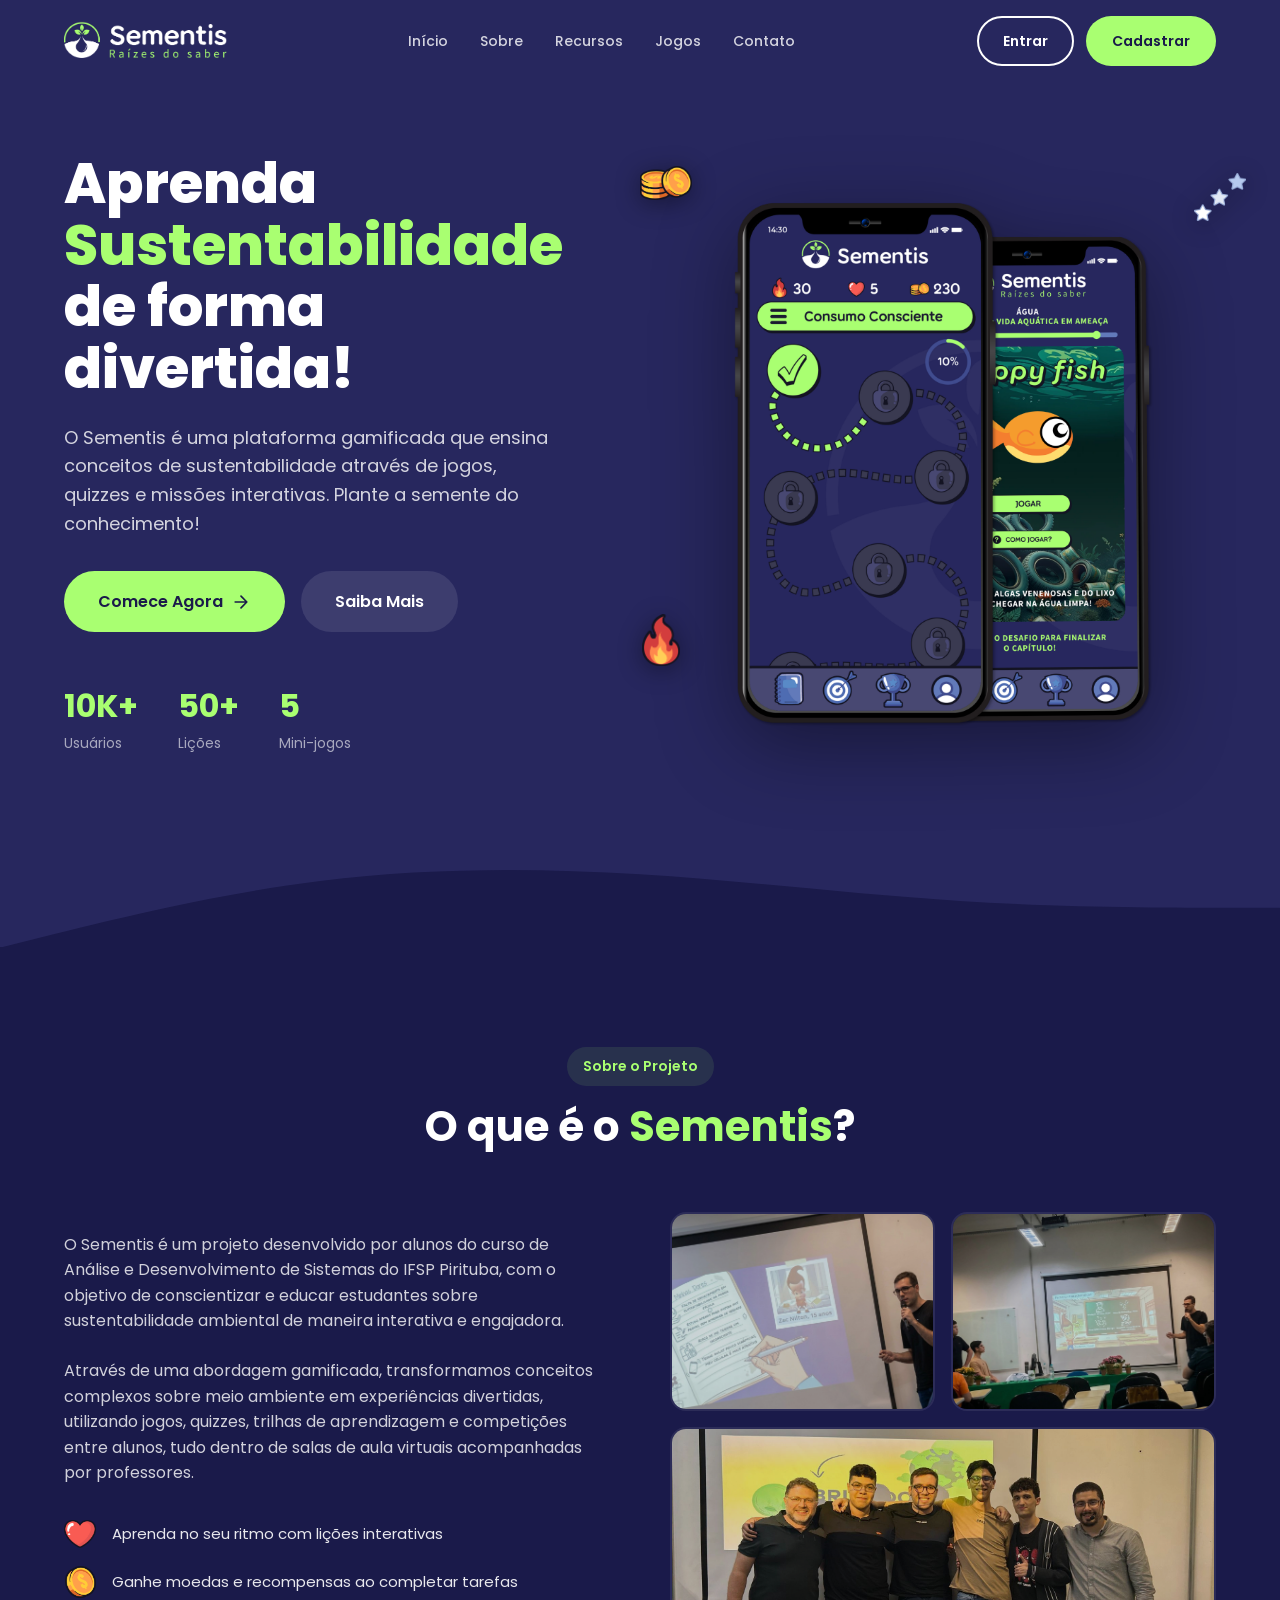
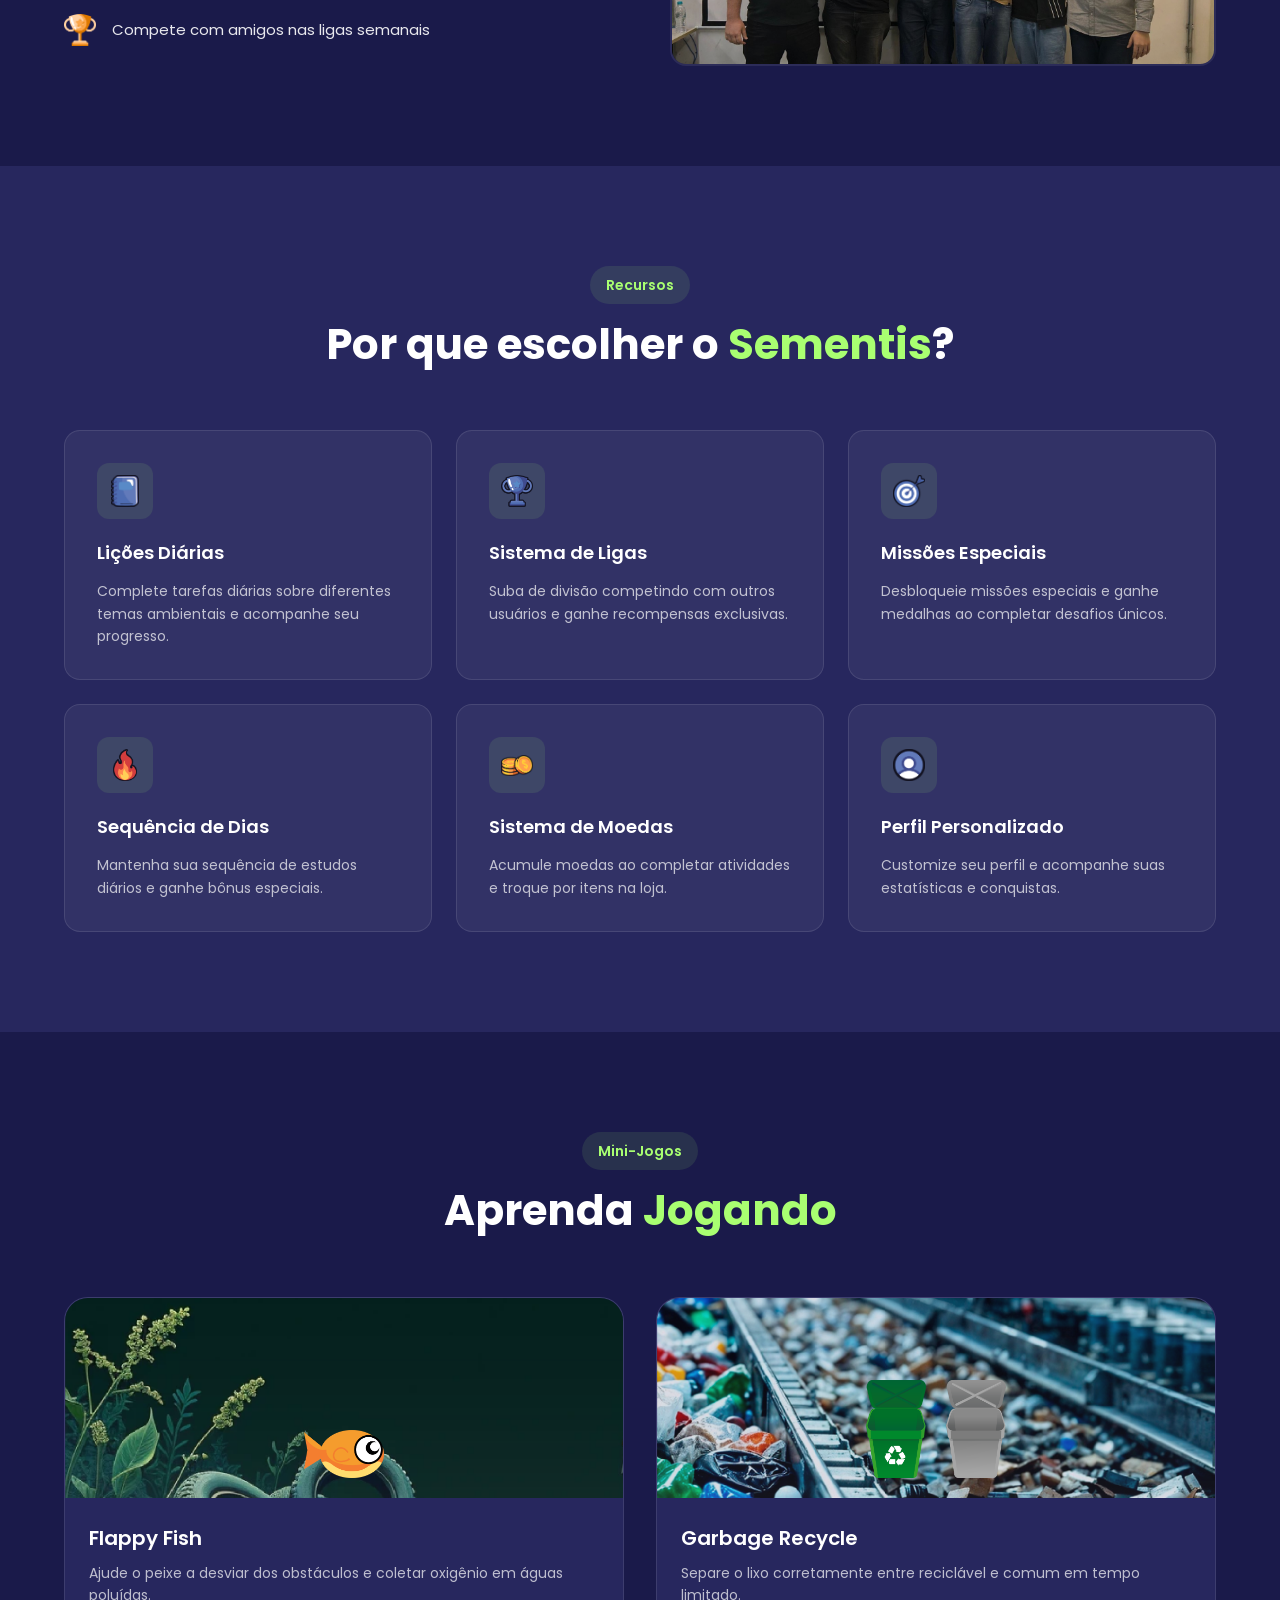
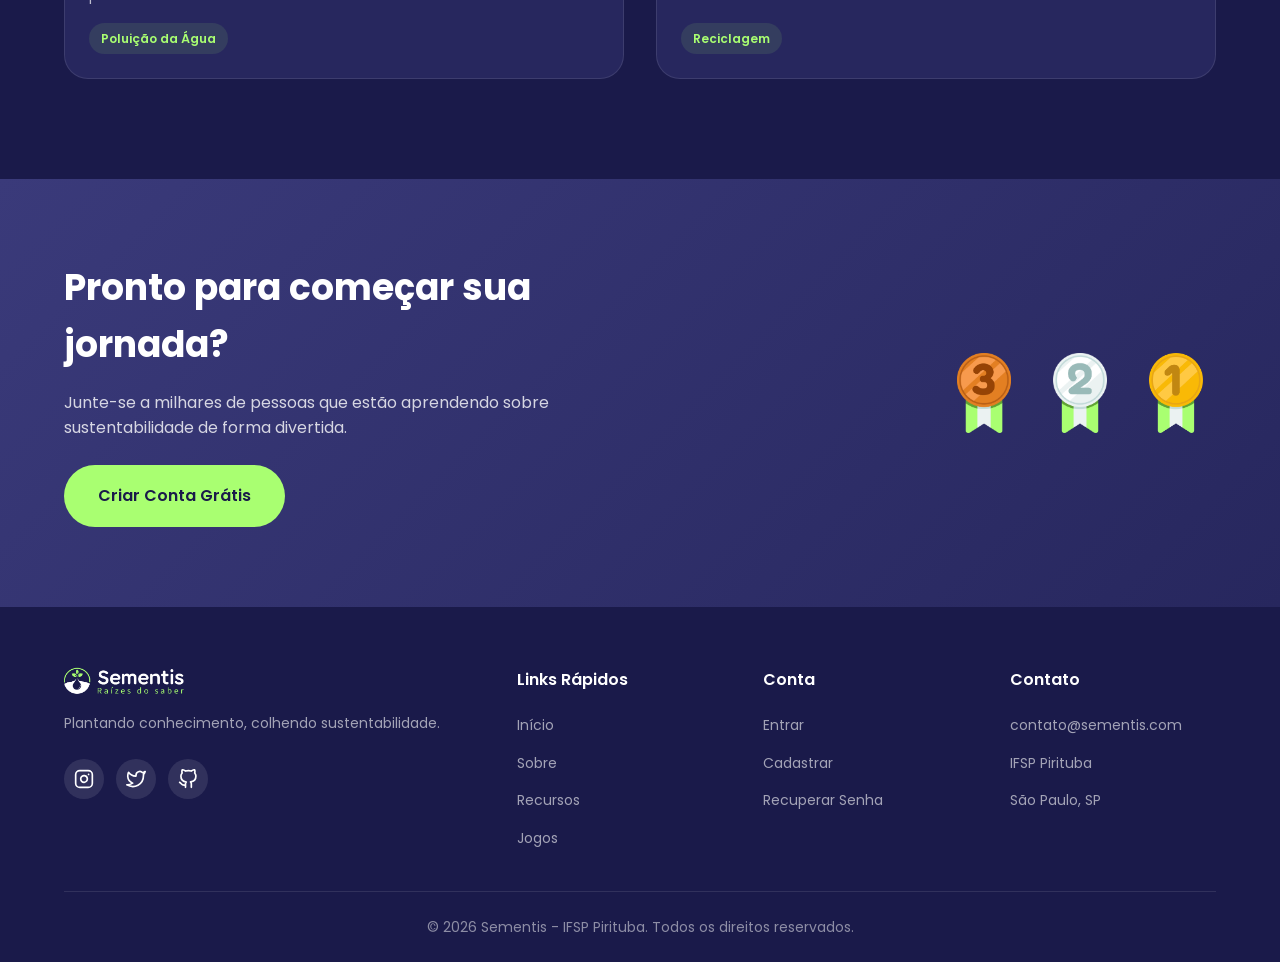
<file: index.html>
<!DOCTYPE html>
<html lang="pt-BR">
<head>
    <meta charset="UTF-8">
    <meta name="viewport" content="width=device-width, initial-scale=1.0">
    <meta name="theme-color" content="#1a1a4a">
    <meta name="application-name" content="Sementis">
    <link rel="manifest" href="pwa/manifest.webmanifest">
    <link rel="icon" href="assets/icons/pwa-icon.svg" type="image/svg+xml">
    <title>Sementis - Aprenda sobre Sustentabilidade</title>
    <link rel="stylesheet" href="css/styles.css">
    <link rel="stylesheet" href="css/landing.css">
    <link href="https://fonts.googleapis.com/css2?family=Poppins:wght@300;400;500;600;700;800&display=swap" rel="stylesheet">
</head>
<body>
    <!-- Header -->
    <header class="header">
        <nav class="nav container">
            <div class="nav__logo">
                <img src="assets/brand/logo_sementis_branco.png" alt="Sementis Logo" class="nav__logo-img">
            </div>
            <ul class="nav__menu" id="navMenu">
                <li><a href="#home" class="nav__link">Início</a></li>
                <li><a href="#about" class="nav__link">Sobre</a></li>
                <li><a href="#features" class="nav__link">Recursos</a></li>
                <li><a href="#games" class="nav__link">Jogos</a></li>
                <li><a href="#contact" class="nav__link">Contato</a></li>
            </ul>
            <div class="nav__actions">
                <a href="login.html" class="btn btn--outline">Entrar</a>
                <a href="login.html#register" class="btn btn--primary">Cadastrar</a>
            </div>
            <button class="nav__toggle" id="navToggle">
                <span></span>
                <span></span>
                <span></span>
            </button>
        </nav>
    </header>

    <!-- Hero Section -->
    <section class="hero" id="home">
        <div class="hero__container container">
            <div class="hero__content">
                <h1 class="hero__title">
                    Aprenda <span class="highlight">Sustentabilidade</span> de forma divertida!
                </h1>
                <p class="hero__description">
                    O Sementis é uma plataforma gamificada que ensina conceitos de sustentabilidade 
                    através de jogos, quizzes e missões interativas. Plante a semente do conhecimento!
                </p>
                <div class="hero__buttons">
                    <a href="login.html#register" class="btn btn--primary btn--large">
                        Comece Agora
                        <svg xmlns="http://www.w3.org/2000/svg" width="20" height="20" viewBox="0 0 24 24" fill="none" stroke="currentColor" stroke-width="2" stroke-linecap="round" stroke-linejoin="round">
                            <path d="M5 12h14M12 5l7 7-7 7"/>
                        </svg>
                    </a>
                    <a href="#about" class="btn btn--ghost btn--large">Saiba Mais</a>
                </div>
                <div class="hero__stats">
                    <div class="stat">
                        <span class="stat__number">10K+</span>
                        <span class="stat__label">Usuários</span>
                    </div>
                    <div class="stat">
                        <span class="stat__number">50+</span>
                        <span class="stat__label">Lições</span>
                    </div>
                    <div class="stat">
                        <span class="stat__number">5</span>
                        <span class="stat__label">Mini-jogos</span>
                    </div>
                </div>
            </div>
            <div class="hero__image">
                <img src="assets/tela_celular.png" alt="Tela do App Sementis" class="hero__phone-img">
                <div class="hero__floating">
                    <img src="assets/icons/icone_moeda.png" alt="Moeda" class="floating-icon floating-icon--1">
                    <img src="assets/icons/icone_experiencia_prata.png" alt="XP" class="floating-icon floating-icon--2">
                    <img src="assets/icons/icone_sequencia_fogo.png" alt="Streak" class="floating-icon floating-icon--3">
                </div>
            </div>
        </div>
        <div class="hero__wave">
            <svg viewBox="0 0 1440 120" fill="none" xmlns="http://www.w3.org/2000/svg">
                <path d="M0 120L60 105C120 90 240 60 360 45C480 30 600 30 720 37.5C840 45 960 60 1080 67.5C1200 75 1320 75 1380 75L1440 75V120H1380C1320 120 1200 120 1080 120C960 120 840 120 720 120C600 120 480 120 360 120C240 120 120 120 60 120H0Z" fill="#1a1a4a"/>
            </svg>
        </div>
    </section>

    <!-- About Section -->
    <section class="about" id="about">
        <div class="container">
            <div class="section__header">
                <span class="section__tag">Sobre o Projeto</span>
                <h2 class="section__title">O que é o <span class="highlight">Sementis</span>?</h2>
            </div>
            <div class="about__content">
                <div class="about__text">
                    <p>
                        O Sementis é um projeto desenvolvido por alunos do curso de 
                        Análise e Desenvolvimento de Sistemas do IFSP Pirituba, com o objetivo de 
                        conscientizar e educar estudantes sobre sustentabilidade ambiental de maneira 
                        interativa e engajadora.
                    </p>
                    <p>
                        Através de uma abordagem gamificada, transformamos conceitos complexos sobre 
                        meio ambiente em experiências divertidas, utilizando jogos, quizzes, trilhas de 
                        aprendizagem e competições entre alunos, tudo dentro de salas de aula virtuais 
                        acompanhadas por professores.
                    </p>
                    <ul class="about__list">
                        <li>
                            <img src="assets/icons/icone_vida.png" alt="✓" class="about__icon">
                            <span>Aprenda no seu ritmo com lições interativas</span>
                        </li>
                        <li>
                            <img src="assets/icons/icone_moeda_unica.png" alt="✓" class="about__icon">
                            <span>Ganhe moedas e recompensas ao completar tarefas</span>
                        </li>
                        <li>
                            <img src="assets/ligas/liga_trofeu_bronze.png" alt="✓" class="about__icon">
                            <span>Compete com amigos nas ligas semanais</span>
                        </li>
                    </ul>
                </div>
                <div class="about__photos">
                    <div class="about__photo about__photo--1">
                        <img src="assets/presentation/3.jpeg" alt="Equipe Sementis">
                    </div>
                    <div class="about__photo about__photo--2">
                        <img src="assets/presentation/2.jpeg" alt="Equipe Sementis">
                    </div>
                    <div class="about__photo about__photo--3">
                        <img src="assets/presentation/1.jpeg" alt="Equipe Sementis">
                    </div>
                </div>
            </div>
        </div>
    </section>

    <!-- Features Section -->
    <section class="features" id="features">
        <div class="container">
            <div class="section__header">
                <span class="section__tag">Recursos</span>
                <h2 class="section__title">Por que escolher o <span class="highlight">Sementis</span>?</h2>
            </div>
            <div class="features__grid">
                <div class="feature-card">
                    <div class="feature-card__icon">
                        <img src="assets/icons/menu_rodape_tarefa.png" alt="Tarefas">
                    </div>
                    <h3 class="feature-card__title">Lições Diárias</h3>
                    <p class="feature-card__description">
                        Complete tarefas diárias sobre diferentes temas ambientais e acompanhe seu progresso.
                    </p>
                </div>
                <div class="feature-card">
                    <div class="feature-card__icon">
                        <img src="assets/icons/menu_rodape_trofeu_liga.png" alt="Liga">
                    </div>
                    <h3 class="feature-card__title">Sistema de Ligas</h3>
                    <p class="feature-card__description">
                        Suba de divisão competindo com outros usuários e ganhe recompensas exclusivas.
                    </p>
                </div>
                <div class="feature-card">
                    <div class="feature-card__icon">
                        <img src="assets/icons/menu_rodape_alvo.png" alt="Missões">
                    </div>
                    <h3 class="feature-card__title">Missões Especiais</h3>
                    <p class="feature-card__description">
                        Desbloqueie missões especiais e ganhe medalhas ao completar desafios únicos.
                    </p>
                </div>
                <div class="feature-card">
                    <div class="feature-card__icon">
                        <img src="assets/icons/icone_sequencia_fogo.png" alt="Sequência">
                    </div>
                    <h3 class="feature-card__title">Sequência de Dias</h3>
                    <p class="feature-card__description">
                        Mantenha sua sequência de estudos diários e ganhe bônus especiais.
                    </p>
                </div>
                <div class="feature-card">
                    <div class="feature-card__icon">
                        <img src="assets/icons/icone_moeda.png" alt="Moedas">
                    </div>
                    <h3 class="feature-card__title">Sistema de Moedas</h3>
                    <p class="feature-card__description">
                        Acumule moedas ao completar atividades e troque por itens na loja.
                    </p>
                </div>
                <div class="feature-card">
                    <div class="feature-card__icon">
                        <img src="assets/icons/menu_rodape_usuario.png" alt="Perfil">
                    </div>
                    <h3 class="feature-card__title">Perfil Personalizado</h3>
                    <p class="feature-card__description">
                        Customize seu perfil e acompanhe suas estatísticas e conquistas.
                    </p>
                </div>
            </div>
        </div>
    </section>

    <!-- Games Section -->
    <section class="games" id="games">
        <div class="container">
            <div class="section__header">
                <span class="section__tag">Mini-Jogos</span>
                <h2 class="section__title">Aprenda <span class="highlight">Jogando</span></h2>
            </div>
            <div class="games__grid">
                <div class="game-card">
                    <div class="game-card__image">
                        <img src="assets/jogos/flappy-fish/jogo_flappy_fish_background.png" alt="Flappy Fish Background" class="game-card__bg">
                        <img src="assets/jogos/flappy-fish/jogo_flappy_fish_peixe.png" alt="Flappy Fish" class="game-card__character">
                    </div>
                    <div class="game-card__content">
                        <h3 class="game-card__title">Flappy Fish</h3>
                        <p class="game-card__description">
                            Ajude o peixe a desviar dos obstáculos e coletar oxigênio em águas poluídas.
                        </p>
                        <span class="game-card__tag">Poluição da Água</span>
                    </div>
                </div>
                <div class="game-card">
                    <div class="game-card__image">
                        <img src="assets/jogos/garbage-recycle/jogo_garbage_recycle_background.png" alt="Garbage Recycle Background" class="game-card__bg">
                        <div class="game-card__items">
                            <img src="assets/jogos/garbage-recycle/jogo_garbage_recycle_cesto_lixo_reciclavel.png" alt="Lixeira Reciclável" class="game-card__bin">
                            <img src="assets/jogos/garbage-recycle/jogo_garbage_recycle_cesto_lixo_comum.png" alt="Lixeira Comum" class="game-card__bin">
                        </div>
                    </div>
                    <div class="game-card__content">
                        <h3 class="game-card__title">Garbage Recycle</h3>
                        <p class="game-card__description">
                            Separe o lixo corretamente entre reciclável e comum em tempo limitado.
                        </p>
                        <span class="game-card__tag">Reciclagem</span>
                    </div>
                </div>
            </div>
        </div>
    </section>

    <!-- CTA Section -->
    <section class="cta">
        <div class="container">
            <div class="cta__content">
                <h2 class="cta__title">Pronto para começar sua jornada?</h2>
                <p class="cta__description">
                    Junte-se a milhares de pessoas que estão aprendendo sobre sustentabilidade de forma divertida.
                </p>
                <a href="login.html#register" class="btn btn--primary btn--large">
                    Criar Conta Grátis
                </a>
            </div>
            <div class="cta__badges">
                <img src="assets/ligas/liga_medalha_bronze.png" alt="Bronze" class="cta__badge">
                <img src="assets/ligas/liga_medalha_prata.png" alt="Prata" class="cta__badge">
                <img src="assets/ligas/liga_medalha_ouro.png" alt="Ouro" class="cta__badge">
            </div>
        </div>
    </section>

    <!-- Footer -->
    <footer class="footer" id="contact">
        <div class="container">
            <div class="footer__grid">
                <div class="footer__brand">
                    <img src="assets/brand/logo_sementis_branco.png" alt="Sementis" class="footer__logo">
                    <p class="footer__description">
                        Plantando conhecimento, colhendo sustentabilidade.
                    </p>
                    <div class="footer__social">
                        <a href="#" class="social-link" aria-label="Instagram">
                            <svg xmlns="http://www.w3.org/2000/svg" width="20" height="20" viewBox="0 0 24 24" fill="none" stroke="currentColor" stroke-width="2" stroke-linecap="round" stroke-linejoin="round">
                                <rect x="2" y="2" width="20" height="20" rx="5" ry="5"/>
                                <path d="M16 11.37A4 4 0 1 1 12.63 8 4 4 0 0 1 16 11.37z"/>
                                <line x1="17.5" y1="6.5" x2="17.51" y2="6.5"/>
                            </svg>
                        </a>
                        <a href="#" class="social-link" aria-label="Twitter">
                            <svg xmlns="http://www.w3.org/2000/svg" width="20" height="20" viewBox="0 0 24 24" fill="none" stroke="currentColor" stroke-width="2" stroke-linecap="round" stroke-linejoin="round">
                                <path d="M23 3a10.9 10.9 0 0 1-3.14 1.53 4.48 4.48 0 0 0-7.86 3v1A10.66 10.66 0 0 1 3 4s-4 9 5 13a11.64 11.64 0 0 1-7 2c9 5 20 0 20-11.5a4.5 4.5 0 0 0-.08-.83A7.72 7.72 0 0 0 23 3z"/>
                            </svg>
                        </a>
                        <a href="#" class="social-link" aria-label="GitHub">
                            <svg xmlns="http://www.w3.org/2000/svg" width="20" height="20" viewBox="0 0 24 24" fill="none" stroke="currentColor" stroke-width="2" stroke-linecap="round" stroke-linejoin="round">
                                <path d="M9 19c-5 1.5-5-2.5-7-3m14 6v-3.87a3.37 3.37 0 0 0-.94-2.61c3.14-.35 6.44-1.54 6.44-7A5.44 5.44 0 0 0 20 4.77 5.07 5.07 0 0 0 19.91 1S18.73.65 16 2.48a13.38 13.38 0 0 0-7 0C6.27.65 5.09 1 5.09 1A5.07 5.07 0 0 0 5 4.77a5.44 5.44 0 0 0-1.5 3.78c0 5.42 3.3 6.61 6.44 7A3.37 3.37 0 0 0 9 18.13V22"/>
                            </svg>
                        </a>
                    </div>
                </div>
                <div class="footer__links">
                    <h4>Links Rápidos</h4>
                    <ul>
                        <li><a href="#home">Início</a></li>
                        <li><a href="#about">Sobre</a></li>
                        <li><a href="#features">Recursos</a></li>
                        <li><a href="#games">Jogos</a></li>
                    </ul>
                </div>
                <div class="footer__links">
                    <h4>Conta</h4>
                    <ul>
                        <li><a href="login.html">Entrar</a></li>
                        <li><a href="login.html#register">Cadastrar</a></li>
                        <li><a href="#">Recuperar Senha</a></li>
                    </ul>
                </div>
                <div class="footer__links">
                    <h4>Contato</h4>
                    <ul>
                        <li><a href="mailto:contato@sementis.com">contato@sementis.com</a></li>
                        <li><a href="#">IFSP Pirituba</a></li>
                        <li><a href="#">São Paulo, SP</a></li>
                    </ul>
                </div>
            </div>
            <div class="footer__bottom">
                <p>&copy; 2026 Sementis - IFSP Pirituba. Todos os direitos reservados.</p>
            </div>
        </div>
    </footer>

    <script src="pwa/pwa-register.js"></script>
    <script src="js/main.js"></script>
</body>
</html>
</file>
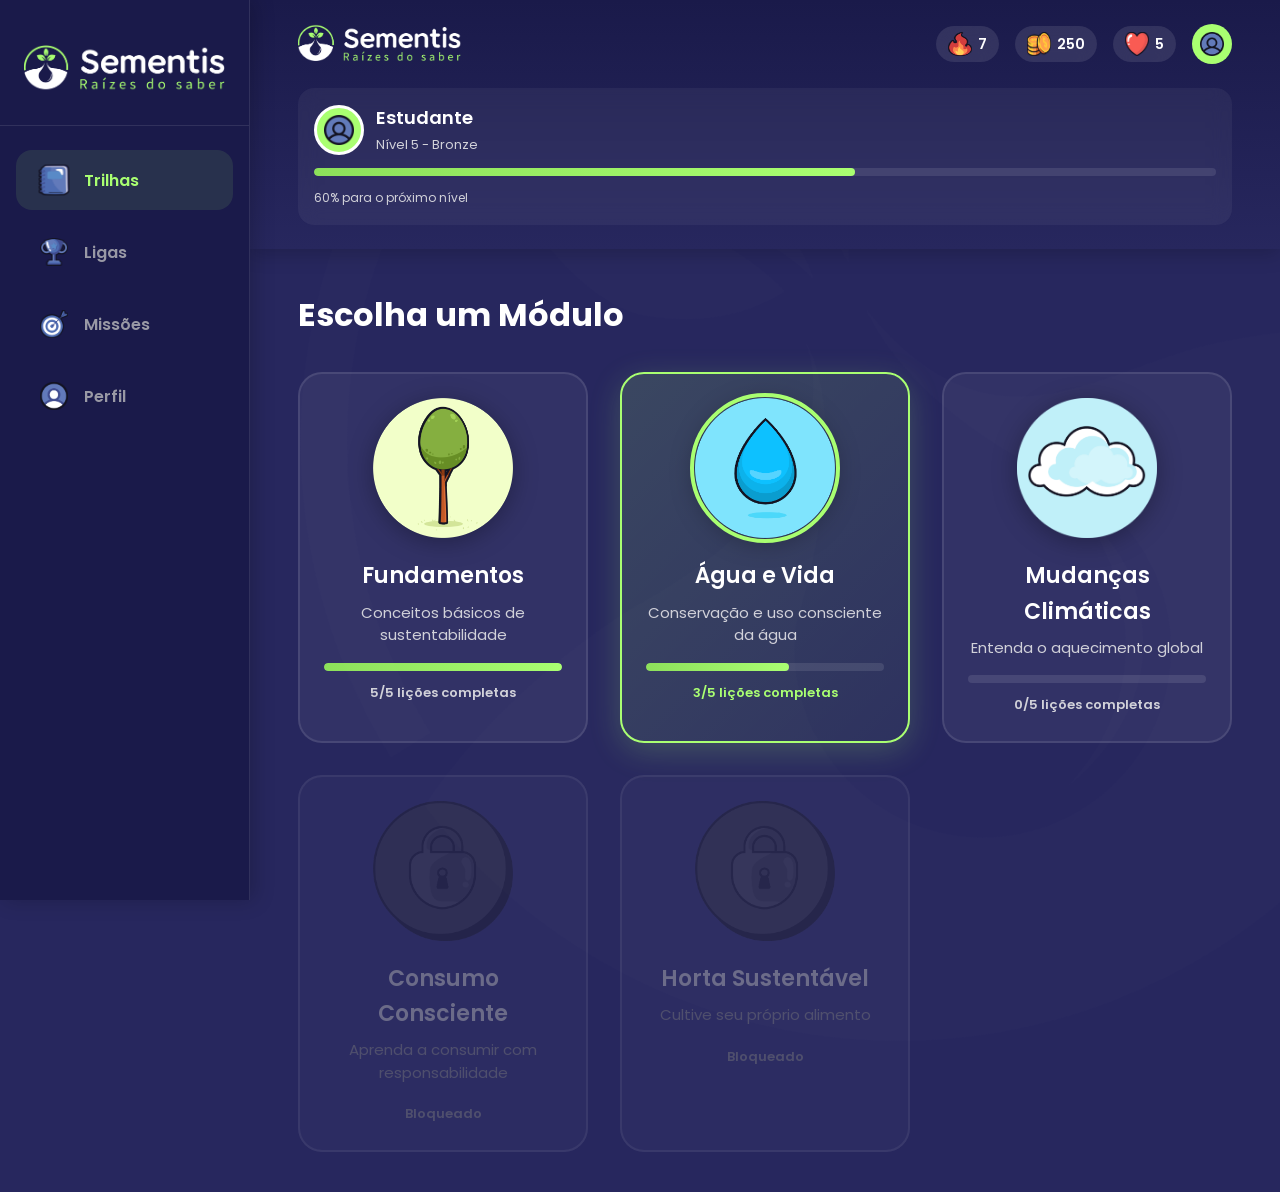
<file: home.html>
<!DOCTYPE html>
<html lang="pt-BR">
<head>
    <meta charset="UTF-8">
    <meta name="viewport" content="width=device-width, initial-scale=1.0">
    <meta name="theme-color" content="#1a1a4a">
    <meta name="application-name" content="Sementis">
    <link rel="manifest" href="pwa/manifest.webmanifest">
    <link rel="icon" href="assets/icons/pwa-icon.svg" type="image/svg+xml">
    <title>Sementis - Trilhas de Aprendizado</title>
    <link rel="stylesheet" href="css/styles.css">
    <link rel="stylesheet" href="css/home.css">
    <link href="https://fonts.googleapis.com/css2?family=Poppins:wght@300;400;500;600;700;800&display=swap" rel="stylesheet">
</head>
<body class="home-page">
    <!-- Header -->
    <header class="home-header">
        <div class="header-top">
            <img src="assets/brand/logo_sementis_branco.png" alt="Sementis Logo" class="header-logo">
            <div class="user-stats">
                <div class="stat-item">
                    <img src="assets/icons/icone_sequencia_fogo.png" alt="Sequência" class="stat-icon">
                    <span class="stat-value">7</span>
                </div>
                <div class="stat-item">
                    <img src="assets/icons/icone_moeda.png" alt="Moedas" class="stat-icon">
                    <span class="stat-value">250</span>
                </div>
                <div class="stat-item">
                    <img src="assets/icons/icone_vida.png" alt="Vidas" class="stat-icon">
                    <span class="stat-value">5</span>
                </div>
                <button class="profile-btn">
                    <img src="assets/icons/icone_usuario.png" alt="Perfil">
                </button>
            </div>
        </div>

        <div class="user-progress">
            <div class="user-info">
                <div class="user-avatar">
                    <img src="assets/icons/icone_usuario.png" alt="Avatar">
                </div>
                <div class="user-details">
                    <h2 class="user-name">Estudante</h2>
                    <p class="user-level">Nível 5 - Bronze</p>
                </div>
            </div>
            <div class="progress-bar">
                <div class="progress-fill" style="width: 60%"></div>
            </div>
            <span class="progress-text">60% para o próximo nível</span>
        </div>
    </header>

    <!-- Main Content -->
    <main class="home-content">
        <!-- Modules View (default landing page) -->
        <div class="modules-view" style="display: block;">
            <div class="modules-header">
                <h1 class="modules-title">Escolha um Módulo</h1>
            </div>
            <div class="modules-grid">
                <!-- Module 1: Básico -->
                <div class="module-card" data-module="basico">
                    <div class="module-icon-wrapper">
                        <img src="assets/tarefas/tarefa_basico1.png" alt="Básico" class="module-icon">
                    </div>
                    <h3 class="module-title">Fundamentos</h3>
                    <p class="module-description">Conceitos básicos de sustentabilidade</p>
                    <div class="module-progress">
                        <div class="module-progress-bar">
                            <div class="module-progress-fill" style="width: 100%"></div>
                        </div>
                        <span class="module-progress-text">5/5 lições completas</span>
                    </div>
                </div>

                <!-- Module 2: Água -->
                <div class="module-card active" data-module="agua">
                    <div class="module-icon-wrapper">
                        <img src="assets/tarefas/tarefa_agua.png" alt="Água" class="module-icon">
                        <div class="module-pulse"></div>
                    </div>
                    <h3 class="module-title">Água e Vida</h3>
                    <p class="module-description">Conservação e uso consciente da água</p>
                    <div class="module-progress">
                        <div class="module-progress-bar">
                            <div class="module-progress-fill" style="width: 60%"></div>
                        </div>
                        <span class="module-progress-text">3/5 lições completas</span>
                    </div>
                </div>

                <!-- Module 3: Clima -->
                <div class="module-card" data-module="clima">
                    <div class="module-icon-wrapper">
                        <img src="assets/tarefas/tarefa_clima.png" alt="Clima" class="module-icon">
                    </div>
                    <h3 class="module-title">Mudanças Climáticas</h3>
                    <p class="module-description">Entenda o aquecimento global</p>
                    <div class="module-progress">
                        <div class="module-progress-bar">
                            <div class="module-progress-fill" style="width: 0%"></div>
                        </div>
                        <span class="module-progress-text">0/5 lições completas</span>
                    </div>
                </div>

                <!-- Module 4: Consumo Consciente -->
                <div class="module-card locked" data-module="consumo">
                    <div class="module-icon-wrapper">
                        <img src="assets/tarefas/tarefa_bloqueada.png" alt="Bloqueado" class="module-icon">
                    </div>
                    <h3 class="module-title">Consumo Consciente</h3>
                    <p class="module-description">Aprenda a consumir com responsabilidade</p>
                    <div class="module-progress">
                        <span class="module-progress-text locked-text">Bloqueado</span>
                    </div>
                </div>

                <!-- Module 5: Horta -->
                <div class="module-card locked" data-module="horta">
                    <div class="module-icon-wrapper">
                        <img src="assets/tarefas/tarefa_bloqueada.png" alt="Bloqueado" class="module-icon">
                    </div>
                    <h3 class="module-title">Horta Sustentável</h3>
                    <p class="module-description">Cultive seu próprio alimento</p>
                    <div class="module-progress">
                        <span class="module-progress-text locked-text">Bloqueado</span>
                    </div>
                </div>
            </div>
        </div>

        <!-- Dashboard View (accessed from bottom nav) -->
        <div class="content-wrapper" style="display: none;">
            <section class="daily-goal">
                <div class="goal-card">
                    <img src="assets/icons/menu_rodape_alvo.png" alt="Meta Diária" class="goal-icon">
                    <div class="goal-info">
                        <h3>Meta Diária</h3>
                        <p>Complete 3 lições hoje</p>
                        <div class="goal-progress">
                            <div class="goal-progress-bar">
                                <div class="goal-progress-fill" style="width: 33%"></div>
                            </div>
                            <span class="goal-count">1/3</span>
                        </div>
                    </div>
                </div>
            </section>

            <section class="learning-trails">
                <div class="trails-header">
                    <div>
                        <h2 class="section-title">Trilhas de Aprendizado</h2>
                        <p class="trail-map-subtitle">Percorra o caminho gamificado inspirado no Duolingo, usando os ícones e cores do Sementis.</p>
                    </div>
                    <div class="trail-legend">
                        <span class="legend-item"><span class="legend-dot completed"></span>Concluída</span>
                        <span class="legend-item"><span class="legend-dot active"></span>Em progresso</span>
                        <span class="legend-item"><span class="legend-dot available"></span>Disponível</span>
                        <span class="legend-item"><span class="legend-dot locked"></span>Bloqueada</span>
                    </div>
                </div>

                <div class="trail-map" id="homeTrailMap">
                    <div class="trail-step completed align-left" data-module="basico" data-trail="basico">
                        <div class="trail-node">
                            <img src="assets/tarefas/tarefa_basico1.png" alt="Fundamentos" class="trail-icon">
                            <span class="trail-badge">Concluída</span>
                        </div>
                        <div class="trail-info">
                            <h3 class="trail-step-title">Fundamentos</h3>
                            <p class="trail-step-description">Conceitos básicos de sustentabilidade</p>
                            <div class="trail-mini-progress">
                                <div class="trail-mini-progress-bar">
                                    <div class="trail-mini-progress-fill" style="width: 100%"></div>
                                </div>
                                <span class="trail-mini-progress-text">5/5 lições</span>
                            </div>
                        </div>
                    </div>

                    <div class="trail-step active align-right" data-module="agua" data-trail="agua">
                        <div class="trail-node">
                            <img src="assets/tarefas/tarefa_agua.png" alt="Água e Vida" class="trail-icon">
                            <span class="trail-badge">Agora</span>
                        </div>
                        <div class="trail-info">
                            <h3 class="trail-step-title">Água e Vida</h3>
                            <p class="trail-step-description">Conservação e uso consciente da água</p>
                            <div class="trail-mini-progress">
                                <div class="trail-mini-progress-bar">
                                    <div class="trail-mini-progress-fill" style="width: 60%"></div>
                                </div>
                                <span class="trail-mini-progress-text">3/5 lições</span>
                            </div>
                        </div>
                    </div>

                    <div class="trail-step available align-left" data-module="clima" data-trail="clima">
                        <div class="trail-node">
                            <img src="assets/tarefas/tarefa_clima.png" alt="Mudanças Climáticas" class="trail-icon">
                            <span class="trail-badge neutral">Liberada</span>
                        </div>
                        <div class="trail-info">
                            <h3 class="trail-step-title">Mudanças Climáticas</h3>
                            <p class="trail-step-description">Entenda o aquecimento global</p>
                            <div class="trail-mini-progress">
                                <div class="trail-mini-progress-bar">
                                    <div class="trail-mini-progress-fill" style="width: 0%"></div>
                                </div>
                                <span class="trail-mini-progress-text">0/5 lições</span>
                            </div>
                        </div>
                    </div>

                    <div class="trail-step locked align-right" data-module="consumo" data-trail="consumo">
                        <div class="trail-node">
                            <img src="assets/tarefas/tarefa_bloqueada.png" alt="Consumo Consciente" class="trail-icon">
                            <span class="trail-badge locked">Bloqueada</span>
                        </div>
                        <div class="trail-info">
                            <h3 class="trail-step-title">Consumo Consciente</h3>
                            <p class="trail-step-description">Aprenda a consumir com responsabilidade</p>
                            <div class="trail-mini-progress">
                                <div class="trail-mini-progress-bar muted"></div>
                                <span class="trail-mini-progress-text locked-text">Bloqueada</span>
                            </div>
                        </div>
                    </div>

                    <div class="trail-step locked align-left" data-module="horta" data-trail="horta">
                        <div class="trail-node">
                            <img src="assets/tarefas/tarefa_bloqueada.png" alt="Horta Sustentável" class="trail-icon">
                            <span class="trail-badge locked">Bloqueada</span>
                        </div>
                        <div class="trail-info">
                            <h3 class="trail-step-title">Horta Sustentável</h3>
                            <p class="trail-step-description">Cultive seu próprio alimento</p>
                            <div class="trail-mini-progress">
                                <div class="trail-mini-progress-bar muted"></div>
                                <span class="trail-mini-progress-text locked-text">Bloqueada</span>
                            </div>
                        </div>
                    </div>
                </div>
            </section>

            <!-- Games Section -->
            <section class="quick-games">
                <h2 class="section-title">Mini-Jogos Rápidos</h2>
                <div class="games-grid">
                    <div class="game-quick-card">
                        <img src="assets/jogos/flappy-fish/jogo_flappy_fish_peixe.png" alt="Flappy Fish" class="game-thumb">
                        <div class="game-overlay">
                            <h3>Flappy Fish</h3>
                            <p>Desvie da poluição</p>
                        </div>
                    </div>
                    <div class="game-quick-card">
                        <img src="assets/jogos/garbage-recycle/jogo_garbage_recycle_cesto_lixo_reciclavel.png" alt="Garbage Recycle" class="game-thumb">
                        <div class="game-overlay">
                            <h3>Garbage Recycle</h3>
                            <p>Separe o lixo</p>
                        </div>
                    </div>
                </div>
            </section>

            <!-- Achievements Preview -->
            <section class="achievements-preview">
                <h2 class="section-title">Conquistas Recentes</h2>
                <div class="achievements-grid">
                    <div class="achievement-card">
                        <img src="assets/ligas/liga_medalha_bronze.png" alt="Medalha Bronze">
                        <p>Primeira Lição</p>
                    </div>
                    <div class="achievement-card">
                        <img src="assets/ligas/missao_alvo_bronze.png" alt="Missão Bronze">
                        <p>3 Dias Seguidos</p>
                    </div>
                    <div class="achievement-card locked-achievement">
                        <img src="assets/ligas/liga_trofeu_bloqueado.png" alt="Bloqueado">
                        <p>Bloqueado</p>
                    </div>
                </div>
            </section>
        </div>
    </main>

    <!-- Bottom Navigation -->
    <nav class="bottom-nav">
        <div class="sidebar-logo">
            <img src="assets/brand/logo_sementis_branco.png" alt="Sementis">
        </div>
        <div class="nav-items-wrapper">
            <button class="nav-item active">
                <img src="assets/icons/menu_rodape_tarefa.png" alt="Trilhas">
                <span>Trilhas</span>
            </button>
            <button class="nav-item">
                <img src="assets/icons/menu_rodape_trofeu_liga.png" alt="Ligas">
                <span>Ligas</span>
            </button>
            <button class="nav-item">
                <img src="assets/icons/menu_rodape_alvo.png" alt="Missões">
                <span>Missões</span>
            </button>
            <button class="nav-item">
                <img src="assets/icons/menu_rodape_usuario.png" alt="Perfil">
                <span>Perfil</span>
            </button>
        </div>
    </nav>

    <script src="pwa/pwa-register.js"></script>
    <script src="js/main.js"></script>
    <script src="js/home.js"></script>
</body>
</html>
</file>
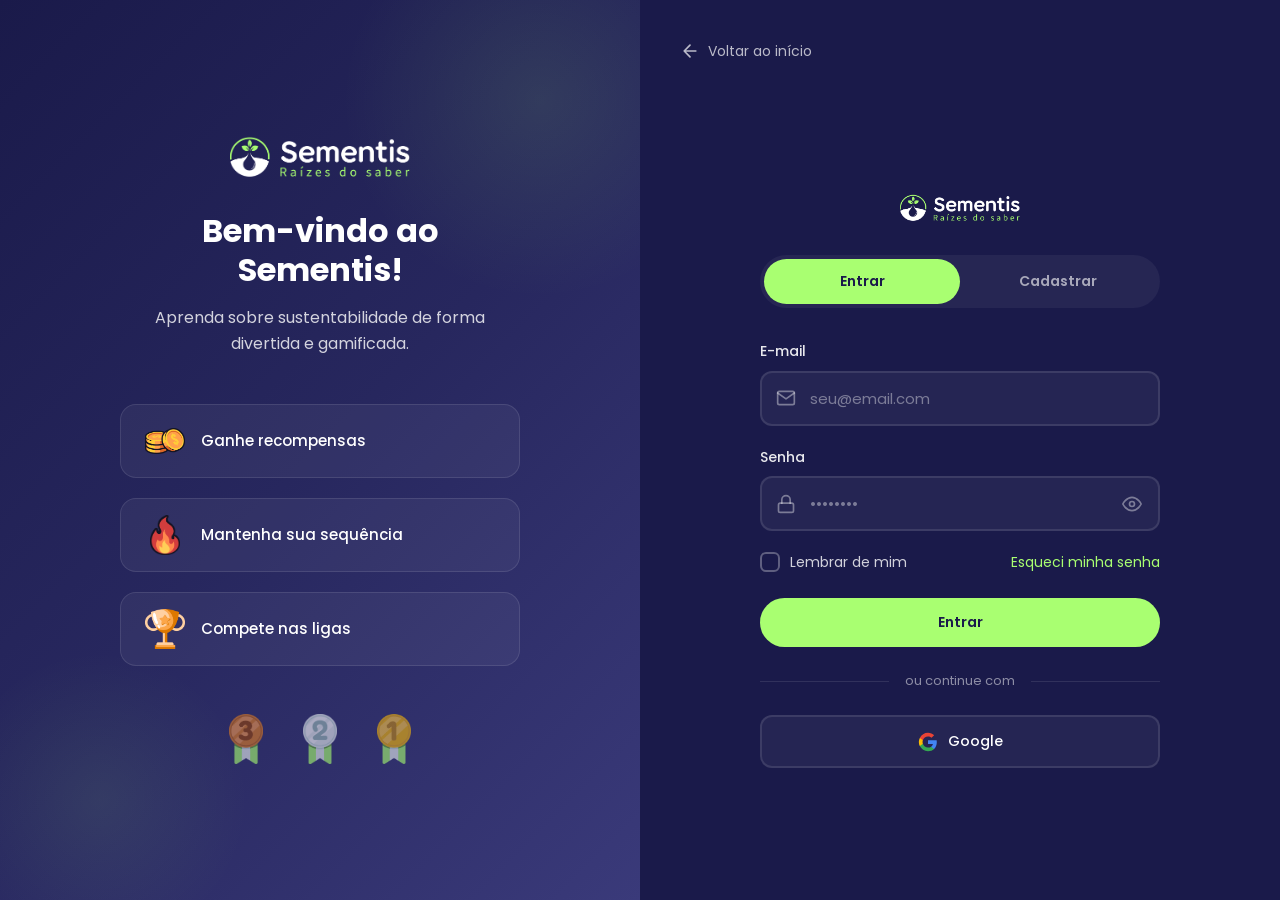
<file: login.html>
<!DOCTYPE html>
<html lang="pt-BR">
<head>
    <meta charset="UTF-8">
    <meta name="viewport" content="width=device-width, initial-scale=1.0">
    <meta name="theme-color" content="#1a1a4a">
    <meta name="application-name" content="Sementis">
    <link rel="manifest" href="pwa/manifest.webmanifest">
    <link rel="icon" href="assets/icons/pwa-icon.svg" type="image/svg+xml">
    <title>Sementis - Entrar</title>
    <link rel="stylesheet" href="css/styles.css">
    <link rel="stylesheet" href="css/login.css">
    <link href="https://fonts.googleapis.com/css2?family=Poppins:wght@300;400;500;600;700;800&display=swap" rel="stylesheet">
</head>
<body class="login-page">
    <div class="login-container">
        <!-- Left Side - Decorative -->
        <div class="login-decoration">
            <div class="decoration-content">
                <img src="assets/brand/logo_sementis_branco.png" alt="Sementis Logo" class="decoration-logo">
                <h1>Bem-vindo ao Sementis!</h1>
                <p>Aprenda sobre sustentabilidade de forma divertida e gamificada.</p>
                
                <div class="decoration-features">
                    <div class="decoration-feature">
                        <img src="assets/icons/icone_moeda.png" alt="Moedas">
                        <span>Ganhe recompensas</span>
                    </div>
                    <div class="decoration-feature">
                        <img src="assets/icons/icone_sequencia_fogo.png" alt="Sequência">
                        <span>Mantenha sua sequência</span>
                    </div>
                    <div class="decoration-feature">
                        <img src="assets/ligas/liga_trofeu_bronze.png" alt="Liga">
                        <span>Compete nas ligas</span>
                    </div>
                </div>

                <div class="decoration-badges">
                    <img src="assets/ligas/liga_medalha_bronze.png" alt="Bronze" class="badge-float badge-1">
                    <img src="assets/ligas/liga_medalha_prata.png" alt="Prata" class="badge-float badge-2">
                    <img src="assets/ligas/liga_medalha_ouro.png" alt="Ouro" class="badge-float badge-3">
                </div>
            </div>
        </div>

        <!-- Right Side - Form -->
        <div class="login-form-container">
            <a href="index.html" class="back-link">
                <svg xmlns="http://www.w3.org/2000/svg" width="20" height="20" viewBox="0 0 24 24" fill="none" stroke="currentColor" stroke-width="2" stroke-linecap="round" stroke-linejoin="round">
                    <path d="M19 12H5M12 19l-7-7 7-7"/>
                </svg>
                Voltar ao início
            </a>

            <div class="form-wrapper">
                <div class="form-header">
                    <img src="assets/brand/logo_sementis_branco.png" alt="Sementis" class="form-logo">
                </div>

                <!-- Tab Navigation -->
                <div class="auth-tabs">
                    <button class="auth-tab active" data-tab="login">Entrar</button>
                    <button class="auth-tab" data-tab="register">Cadastrar</button>
                </div>

                <!-- Login Form -->
                <form class="auth-form active" id="loginForm">
                    <div class="form-group">
                        <label for="loginEmail">E-mail</label>
                        <div class="input-wrapper">
                            <svg xmlns="http://www.w3.org/2000/svg" width="20" height="20" viewBox="0 0 24 24" fill="none" stroke="currentColor" stroke-width="2" stroke-linecap="round" stroke-linejoin="round">
                                <path d="M4 4h16c1.1 0 2 .9 2 2v12c0 1.1-.9 2-2 2H4c-1.1 0-2-.9-2-2V6c0-1.1.9-2 2-2z"/>
                                <polyline points="22,6 12,13 2,6"/>
                            </svg>
                            <input type="email" id="loginEmail" placeholder="seu@email.com" required>
                        </div>
                    </div>

                    <div class="form-group">
                        <label for="loginPassword">Senha</label>
                        <div class="input-wrapper">
                            <svg xmlns="http://www.w3.org/2000/svg" width="20" height="20" viewBox="0 0 24 24" fill="none" stroke="currentColor" stroke-width="2" stroke-linecap="round" stroke-linejoin="round">
                                <rect x="3" y="11" width="18" height="11" rx="2" ry="2"/>
                                <path d="M7 11V7a5 5 0 0 1 10 0v4"/>
                            </svg>
                            <input type="password" id="loginPassword" placeholder="••••••••" required>
                            <button type="button" class="toggle-password" aria-label="Mostrar senha">
                                <svg class="eye-open" xmlns="http://www.w3.org/2000/svg" width="20" height="20" viewBox="0 0 24 24" fill="none" stroke="currentColor" stroke-width="2" stroke-linecap="round" stroke-linejoin="round">
                                    <path d="M1 12s4-8 11-8 11 8 11 8-4 8-11 8-11-8-11-8z"/>
                                    <circle cx="12" cy="12" r="3"/>
                                </svg>
                                <svg class="eye-closed" xmlns="http://www.w3.org/2000/svg" width="20" height="20" viewBox="0 0 24 24" fill="none" stroke="currentColor" stroke-width="2" stroke-linecap="round" stroke-linejoin="round" style="display: none;">
                                    <path d="M17.94 17.94A10.07 10.07 0 0 1 12 20c-7 0-11-8-11-8a18.45 18.45 0 0 1 5.06-5.94M9.9 4.24A9.12 9.12 0 0 1 12 4c7 0 11 8 11 8a18.5 18.5 0 0 1-2.16 3.19m-6.72-1.07a3 3 0 1 1-4.24-4.24"/>
                                    <line x1="1" y1="1" x2="23" y2="23"/>
                                </svg>
                            </button>
                        </div>
                    </div>

                    <div class="form-options">
                        <label class="checkbox-wrapper">
                            <input type="checkbox" id="rememberMe">
                            <span class="checkmark"></span>
                            Lembrar de mim
                        </label>
                        <a href="#" class="forgot-password">Esqueci minha senha</a>
                    </div>

                    <button type="submit" class="btn btn--primary btn--full">
                        Entrar
                    </button>

                    <div class="divider">
                        <span>ou continue com</span>
                    </div>

                    <div class="social-login">
                        <button type="button" class="social-btn google">
                            <svg xmlns="http://www.w3.org/2000/svg" width="20" height="20" viewBox="0 0 24 24">
                                <path fill="#4285F4" d="M22.56 12.25c0-.78-.07-1.53-.2-2.25H12v4.26h5.92c-.26 1.37-1.04 2.53-2.21 3.31v2.77h3.57c2.08-1.92 3.28-4.74 3.28-8.09z"/>
                                <path fill="#34A853" d="M12 23c2.97 0 5.46-.98 7.28-2.66l-3.57-2.77c-.98.66-2.23 1.06-3.71 1.06-2.86 0-5.29-1.93-6.16-4.53H2.18v2.84C3.99 20.53 7.7 23 12 23z"/>
                                <path fill="#FBBC05" d="M5.84 14.09c-.22-.66-.35-1.36-.35-2.09s.13-1.43.35-2.09V7.07H2.18C1.43 8.55 1 10.22 1 12s.43 3.45 1.18 4.93l2.85-2.22.81-.62z"/>
                                <path fill="#EA4335" d="M12 5.38c1.62 0 3.06.56 4.21 1.64l3.15-3.15C17.45 2.09 14.97 1 12 1 7.7 1 3.99 3.47 2.18 7.07l3.66 2.84c.87-2.6 3.3-4.53 6.16-4.53z"/>
                            </svg>
                            Google
                        </button>
                    </div>
                </form>

                <!-- Register Form -->
                <form class="auth-form" id="registerForm">
                    <!-- Tipo de Usuário -->
                    <div class="form-group">
                        <label>Você é:</label>
                        <div class="user-type-selector">
                            <label class="user-type-option active">
                                <input type="radio" name="userType" value="aluno" checked>
                                <div class="user-type-card">
                                    <svg xmlns="http://www.w3.org/2000/svg" width="28" height="28" viewBox="0 0 24 24" fill="none" stroke="currentColor" stroke-width="2" stroke-linecap="round" stroke-linejoin="round">
                                        <path d="M2 3l10 5 10-5"/>
                                        <path d="M2 3v8l10 5 10-5V3"/>
                                        <path d="M2 11l10 5 10-5"/>
                                    </svg>
                                    <span>Aluno</span>
                                </div>
                            </label>
                            <label class="user-type-option">
                                <input type="radio" name="userType" value="professor">
                                <div class="user-type-card">
                                    <svg xmlns="http://www.w3.org/2000/svg" width="28" height="28" viewBox="0 0 24 24" fill="none" stroke="currentColor" stroke-width="2" stroke-linecap="round" stroke-linejoin="round">
                                        <path d="M17 21v-2a4 4 0 0 0-4-4H5a4 4 0 0 0-4 4v2"/>
                                        <circle cx="9" cy="7" r="4"/>
                                        <path d="M23 21v-2a4 4 0 0 0-3-3.87"/>
                                        <path d="M16 3.13a4 4 0 0 1 0 7.75"/>
                                    </svg>
                                    <span>Professor</span>
                                </div>
                            </label>
                        </div>
                    </div>

                    <div class="form-group">
                        <label for="registerName">Nome completo</label>
                        <div class="input-wrapper">
                            <svg xmlns="http://www.w3.org/2000/svg" width="20" height="20" viewBox="0 0 24 24" fill="none" stroke="currentColor" stroke-width="2" stroke-linecap="round" stroke-linejoin="round">
                                <path d="M20 21v-2a4 4 0 0 0-4-4H8a4 4 0 0 0-4 4v2"/>
                                <circle cx="12" cy="7" r="4"/>
                            </svg>
                            <input type="text" id="registerName" placeholder="Seu nome" required>
                        </div>
                    </div>

                    <div class="form-group">
                        <label for="registerEmail">E-mail</label>
                        <div class="input-wrapper">
                            <svg xmlns="http://www.w3.org/2000/svg" width="20" height="20" viewBox="0 0 24 24" fill="none" stroke="currentColor" stroke-width="2" stroke-linecap="round" stroke-linejoin="round">
                                <path d="M4 4h16c1.1 0 2 .9 2 2v12c0 1.1-.9 2-2 2H4c-1.1 0-2-.9-2-2V6c0-1.1.9-2 2-2z"/>
                                <polyline points="22,6 12,13 2,6"/>
                            </svg>
                            <input type="email" id="registerEmail" placeholder="seu@email.com" required>
                        </div>
                    </div>

                    <div class="form-group">
                        <label for="registerAge">Idade</label>
                        <div class="input-wrapper">
                            <svg xmlns="http://www.w3.org/2000/svg" width="20" height="20" viewBox="0 0 24 24" fill="none" stroke="currentColor" stroke-width="2" stroke-linecap="round" stroke-linejoin="round">
                                <rect x="3" y="4" width="18" height="18" rx="2" ry="2"/>
                                <line x1="16" y1="2" x2="16" y2="6"/>
                                <line x1="8" y1="2" x2="8" y2="6"/>
                                <line x1="3" y1="10" x2="21" y2="10"/>
                            </svg>
                            <input type="number" id="registerAge" placeholder="Sua idade" required min="5" max="120">
                        </div>
                    </div>

                    <div class="form-group">
                        <label for="registerPassword">Senha</label>
                        <div class="input-wrapper">
                            <svg xmlns="http://www.w3.org/2000/svg" width="20" height="20" viewBox="0 0 24 24" fill="none" stroke="currentColor" stroke-width="2" stroke-linecap="round" stroke-linejoin="round">
                                <rect x="3" y="11" width="18" height="11" rx="2" ry="2"/>
                                <path d="M7 11V7a5 5 0 0 1 10 0v4"/>
                            </svg>
                            <input type="password" id="registerPassword" placeholder="Mínimo 8 caracteres" required minlength="8">
                            <button type="button" class="toggle-password" aria-label="Mostrar senha">
                                <svg class="eye-open" xmlns="http://www.w3.org/2000/svg" width="20" height="20" viewBox="0 0 24 24" fill="none" stroke="currentColor" stroke-width="2" stroke-linecap="round" stroke-linejoin="round">
                                    <path d="M1 12s4-8 11-8 11 8 11 8-4 8-11 8-11-8-11-8z"/>
                                    <circle cx="12" cy="12" r="3"/>
                                </svg>
                                <svg class="eye-closed" xmlns="http://www.w3.org/2000/svg" width="20" height="20" viewBox="0 0 24 24" fill="none" stroke="currentColor" stroke-width="2" stroke-linecap="round" stroke-linejoin="round" style="display: none;">
                                    <path d="M17.94 17.94A10.07 10.07 0 0 1 12 20c-7 0-11-8-11-8a18.45 18.45 0 0 1 5.06-5.94M9.9 4.24A9.12 9.12 0 0 1 12 4c7 0 11 8 11 8a18.5 18.5 0 0 1-2.16 3.19m-6.72-1.07a3 3 0 1 1-4.24-4.24"/>
                                    <line x1="1" y1="1" x2="23" y2="23"/>
                                </svg>
                            </button>
                        </div>
                        <div class="password-strength">
                            <div class="strength-bar"></div>
                            <span class="strength-text"></span>
                        </div>
                    </div>

                    <div class="form-group">
                        <label for="registerConfirmPassword">Confirmar senha</label>
                        <div class="input-wrapper">
                            <svg xmlns="http://www.w3.org/2000/svg" width="20" height="20" viewBox="0 0 24 24" fill="none" stroke="currentColor" stroke-width="2" stroke-linecap="round" stroke-linejoin="round">
                                <rect x="3" y="11" width="18" height="11" rx="2" ry="2"/>
                                <path d="M7 11V7a5 5 0 0 1 10 0v4"/>
                            </svg>
                            <input type="password" id="registerConfirmPassword" placeholder="Confirme sua senha" required>
                        </div>
                    </div>

                    <div class="form-options">
                        <label class="checkbox-wrapper">
                            <input type="checkbox" id="acceptTerms" required>
                            <span class="checkmark"></span>
                            Aceito os <a href="#">Termos de Uso</a> e <a href="#">Política de Privacidade</a>
                        </label>
                    </div>

                    <button type="submit" class="btn btn--primary btn--full">
                        Criar Conta
                    </button>

                    <div class="divider">
                        <span>ou continue com</span>
                    </div>

                    <div class="social-login">
                        <button type="button" class="social-btn google">
                            <svg xmlns="http://www.w3.org/2000/svg" width="20" height="20" viewBox="0 0 24 24">
                                <path fill="#4285F4" d="M22.56 12.25c0-.78-.07-1.53-.2-2.25H12v4.26h5.92c-.26 1.37-1.04 2.53-2.21 3.31v2.77h3.57c2.08-1.92 3.28-4.74 3.28-8.09z"/>
                                <path fill="#34A853" d="M12 23c2.97 0 5.46-.98 7.28-2.66l-3.57-2.77c-.98.66-2.23 1.06-3.71 1.06-2.86 0-5.29-1.93-6.16-4.53H2.18v2.84C3.99 20.53 7.7 23 12 23z"/>
                                <path fill="#FBBC05" d="M5.84 14.09c-.22-.66-.35-1.36-.35-2.09s.13-1.43.35-2.09V7.07H2.18C1.43 8.55 1 10.22 1 12s.43 3.45 1.18 4.93l2.85-2.22.81-.62z"/>
                                <path fill="#EA4335" d="M12 5.38c1.62 0 3.06.56 4.21 1.64l3.15-3.15C17.45 2.09 14.97 1 12 1 7.7 1 3.99 3.47 2.18 7.07l3.66 2.84c.87-2.6 3.3-4.53 6.16-4.53z"/>
                            </svg>
                            Google
                        </button>
                    </div>
                </form>
            </div>
        </div>
    </div>

    <script src="pwa/pwa-register.js"></script>
    <script src="js/main.js"></script>
    <script src="js/login.js"></script>
</body>
</html>
</file>
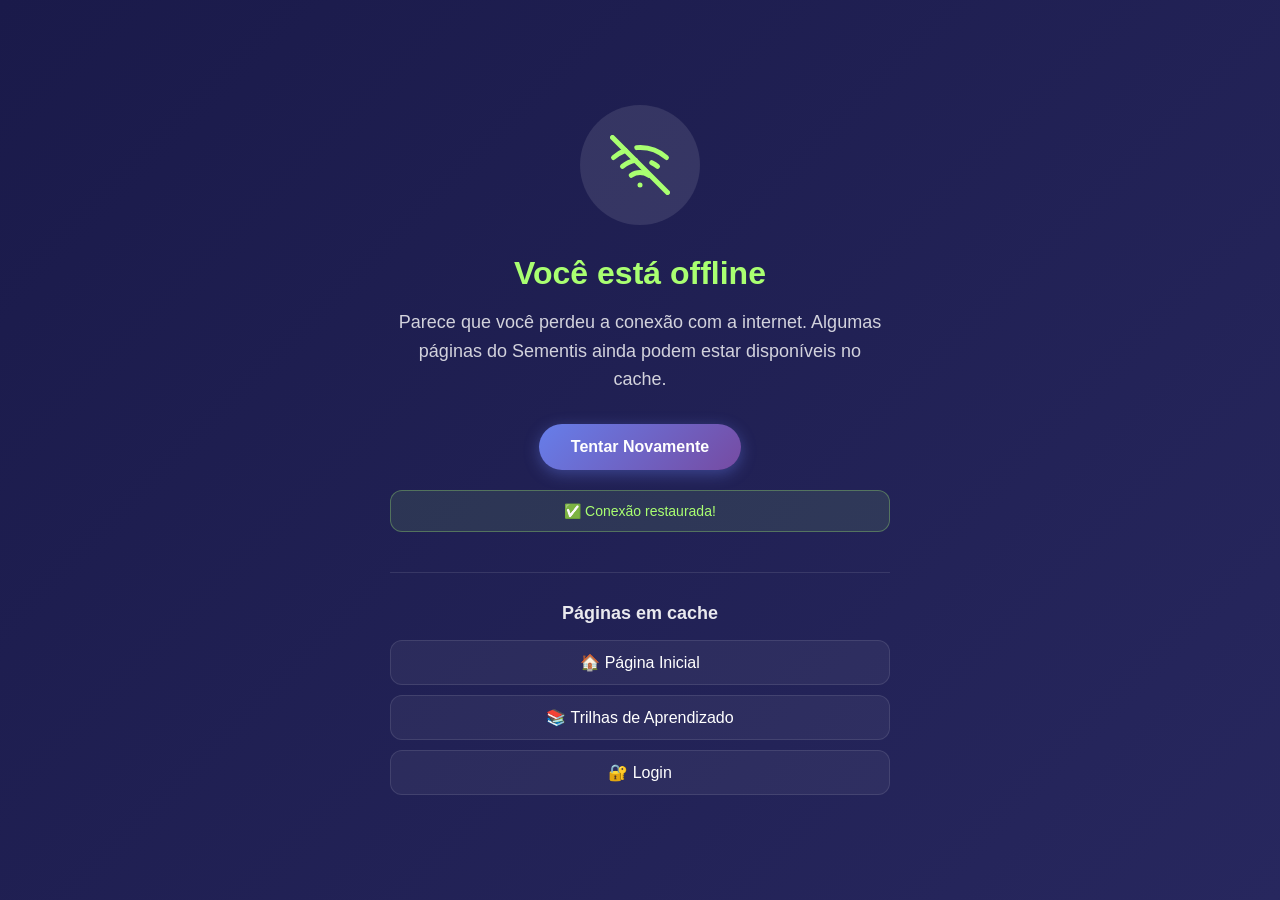
<file: offline.html>
<!DOCTYPE html>
<html lang="pt-BR">
<head>
    <meta charset="UTF-8">
    <meta name="viewport" content="width=device-width, initial-scale=1.0">
    <title>Offline - Sementis</title>
    <style>
        * {
            margin: 0;
            padding: 0;
            box-sizing: border-box;
        }

        body {
            font-family: 'Poppins', -apple-system, BlinkMacSystemFont, 'Segoe UI', sans-serif;
            background: linear-gradient(135deg, #1a1a4a 0%, #27275e 100%);
            min-height: 100vh;
            display: flex;
            align-items: center;
            justify-content: center;
            color: white;
            padding: 20px;
        }

        .offline-container {
            text-align: center;
            max-width: 500px;
        }

        .offline-icon {
            width: 120px;
            height: 120px;
            margin: 0 auto 30px;
            background: rgba(255, 255, 255, 0.1);
            border-radius: 50%;
            display: flex;
            align-items: center;
            justify-content: center;
            animation: pulse 2s ease-in-out infinite;
        }

        @keyframes pulse {
            0%, 100% {
                transform: scale(1);
                opacity: 1;
            }
            50% {
                transform: scale(1.05);
                opacity: 0.8;
            }
        }

        .offline-icon svg {
            width: 60px;
            height: 60px;
            stroke: #a9ff71;
        }

        h1 {
            font-size: 32px;
            font-weight: 700;
            margin-bottom: 16px;
            color: #a9ff71;
        }

        p {
            font-size: 18px;
            line-height: 1.6;
            color: rgba(255, 255, 255, 0.8);
            margin-bottom: 30px;
        }

        .retry-button {
            display: inline-block;
            padding: 14px 32px;
            background: linear-gradient(135deg, #667eea 0%, #764ba2 100%);
            color: white;
            text-decoration: none;
            border-radius: 50px;
            font-weight: 600;
            font-size: 16px;
            transition: all 0.3s ease;
            border: none;
            cursor: pointer;
            box-shadow: 0 4px 15px rgba(102, 126, 234, 0.4);
        }

        .retry-button:hover {
            transform: translateY(-2px);
            box-shadow: 0 6px 20px rgba(102, 126, 234, 0.6);
        }

        .retry-button:active {
            transform: translateY(0);
        }

        .cached-pages {
            margin-top: 40px;
            padding-top: 30px;
            border-top: 1px solid rgba(255, 255, 255, 0.1);
        }

        .cached-pages h2 {
            font-size: 18px;
            font-weight: 600;
            margin-bottom: 16px;
            color: rgba(255, 255, 255, 0.9);
        }

        .page-links {
            display: flex;
            flex-direction: column;
            gap: 10px;
        }

        .page-link {
            padding: 12px 20px;
            background: rgba(255, 255, 255, 0.05);
            border-radius: 12px;
            text-decoration: none;
            color: white;
            transition: all 0.3s ease;
            border: 1px solid rgba(255, 255, 255, 0.1);
        }

        .page-link:hover {
            background: rgba(255, 255, 255, 0.1);
            border-color: #a9ff71;
        }

        .connection-status {
            margin-top: 20px;
            padding: 12px 20px;
            background: rgba(255, 82, 82, 0.1);
            border-radius: 12px;
            border: 1px solid rgba(255, 82, 82, 0.3);
            font-size: 14px;
            color: #ff9999;
        }

        .connection-status.online {
            background: rgba(169, 255, 113, 0.1);
            border-color: rgba(169, 255, 113, 0.3);
            color: #a9ff71;
        }
    </style>
</head>
<body>
    <div class="offline-container">
        <div class="offline-icon">
            <svg xmlns="http://www.w3.org/2000/svg" viewBox="0 0 24 24" fill="none" stroke="currentColor" stroke-width="2" stroke-linecap="round" stroke-linejoin="round">
                <line x1="1" y1="1" x2="23" y2="23"></line>
                <path d="M16.72 11.06A10.94 10.94 0 0 1 19 12.55"></path>
                <path d="M5 12.55a10.94 10.94 0 0 1 5.17-2.39"></path>
                <path d="M10.71 5.05A16 16 0 0 1 22.58 9"></path>
                <path d="M1.42 9a15.91 15.91 0 0 1 4.7-2.88"></path>
                <path d="M8.53 16.11a6 6 0 0 1 6.95 0"></path>
                <line x1="12" y1="20" x2="12.01" y2="20"></line>
            </svg>
        </div>

        <h1>Você está offline</h1>
        <p>
            Parece que você perdeu a conexão com a internet.
            Algumas páginas do Sementis ainda podem estar disponíveis no cache.
        </p>

        <button class="retry-button" onclick="window.location.reload()">
            Tentar Novamente
        </button>

        <div class="connection-status" id="connectionStatus">
            ⚠️ Sem conexão com a internet
        </div>

        <div class="cached-pages">
            <h2>Páginas em cache</h2>
            <div class="page-links">
                <a href="/" class="page-link">🏠 Página Inicial</a>
                <a href="/home.html" class="page-link">📚 Trilhas de Aprendizado</a>
                <a href="/login.html" class="page-link">🔐 Login</a>
            </div>
        </div>
    </div>

    <script>
        // Monitor connection status
        function updateConnectionStatus() {
            const statusEl = document.getElementById('connectionStatus');

            if (navigator.onLine) {
                statusEl.textContent = '✅ Conexão restaurada!';
                statusEl.className = 'connection-status online';

                // Auto-reload after 2 seconds when back online
                setTimeout(() => {
                    window.location.reload();
                }, 2000);
            } else {
                statusEl.textContent = '⚠️ Sem conexão com a internet';
                statusEl.className = 'connection-status';
            }
        }

        // Check connection on load
        updateConnectionStatus();

        // Listen for connection changes
        window.addEventListener('online', updateConnectionStatus);
        window.addEventListener('offline', updateConnectionStatus);

        // Check connection every 5 seconds
        setInterval(updateConnectionStatus, 5000);
    </script>
</body>
</html>
</file>
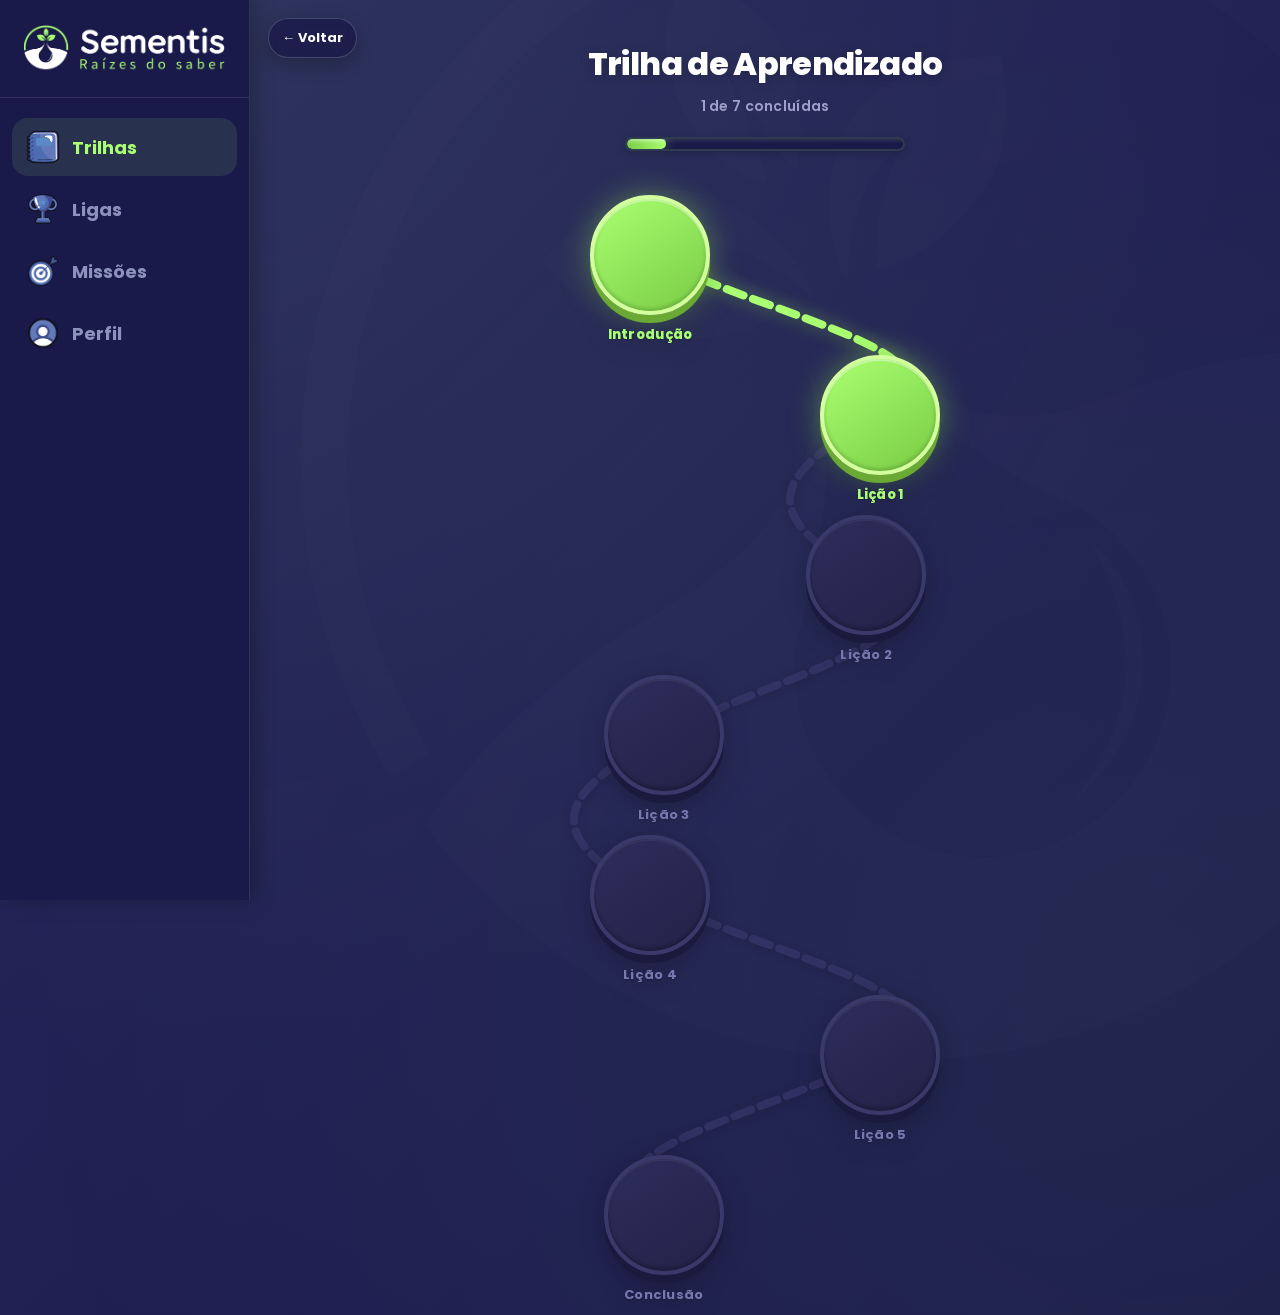
<file: trilha (1).html>
<!DOCTYPE html>
<html lang="pt-BR">
<head>
<meta charset="UTF-8">
<meta name="viewport" content="width=device-width, initial-scale=1.0">
<meta name="theme-color" content="#1a1a4a">
<meta name="application-name" content="Sementis">
<link rel="manifest" href="pwa/manifest.webmanifest">
<link rel="icon" href="assets/icons/pwa-icon.svg" type="image/svg+xml">
<title>Trilha de Aprendizado - Sementis</title>
<style>
  @import url('https://fonts.googleapis.com/css2?family=Poppins:wght@400;500;600;700;800;900&display=swap');

  :root {
    --bg:           #27275e;
    --bg-dark:      #1a1a4a;
    --bg-light:     #3a3a7a;
    --green:        #a9ff71;
    --green-dark:   #7acc44;
    --green-glow:   rgba(169, 255, 113, 0.4);
    --node-locked:  #2d2d5a;
    --node-border:  #3a3a6a;
    --path-done:    #a9ff71;
    --path-locked:  #3d3d72;
    --text-muted:   #7878b0;
    --text-light:   #a0a0c8;
    --shadow-base:  rgba(0, 0, 0, 0.2);
    --shadow-strong: rgba(0, 0, 0, 0.4);
  }

  * { box-sizing: border-box; margin: 0; padding: 0; }

  body {
    background-color: var(--bg);
    background-image:
      linear-gradient(135deg, var(--bg) 0%, var(--bg-dark) 100%);
    background-repeat: no-repeat;
    background-size: cover;
    background-position: center;
    font-family: 'Poppins', -apple-system, BlinkMacSystemFont, sans-serif;
    min-height: 100vh;
    display: flex;
    flex-direction: column;
    align-items: center;
    padding-bottom: 92px;
    overflow-x: hidden;
    position: relative;
  }

  /* Background decorative elements */
  body::before {
    content: '';
    position: fixed;
    top: -50%;
    left: -50%;
    width: 200%;
    height: 200%;
    background: radial-gradient(circle at 30% 20%, rgba(169, 255, 113, 0.08) 0%, transparent 50%),
                radial-gradient(circle at 70% 80%, rgba(169, 255, 113, 0.05) 0%, transparent 50%);
    pointer-events: none;
    z-index: 0;
  }

  body::after {
    content: '';
    position: fixed;
    right: -220px;
    bottom: -160px;
    width: clamp(640px, 95vw, 1200px);
    aspect-ratio: 1 / 1;
    background: url('assets/brand/logo_sementis_background_5__opacidade.png') no-repeat center / contain;
    opacity: 0.22;
    transform: rotate(-24deg);
    pointer-events: none;
    z-index: 0;
  }

  /* ── BOTTOM NAV / SIDEBAR ───────────────── */
  .bottom-nav {
    position: fixed;
    left: 0;
    right: 0;
    bottom: 0;
    z-index: 20;
    display: flex;
    justify-content: space-around;
    align-items: center;
    padding: 12px 0 calc(12px + env(safe-area-inset-bottom));
    background: var(--bg-dark);
    border-top: 1px solid rgba(255, 255, 255, 0.1);
    box-shadow: 0 -4px 20px rgba(0, 0, 0, 0.25);
  }

  .sidebar-logo {
    display: none;
  }

  .nav-items-wrapper {
    display: contents;
  }

  .nav-item {
    display: flex;
    flex-direction: column;
    align-items: center;
    gap: 4px;
    padding: 8px 12px;
    border-radius: 12px;
    color: #8d92bc;
    text-decoration: none;
    transition: all 0.2s ease;
  }

  .nav-item img {
    width: 30px;
    height: 30px;
    transition: transform 0.2s ease;
  }

  .nav-item span {
    font-size: 11px;
    font-weight: 600;
  }

  .nav-item.active {
    color: var(--green);
  }

  .nav-item.active img {
    transform: scale(1.08);
  }

  .nav-item:hover:not(.active) {
    color: #fff;
  }

  .back-btn {
    position: fixed;
    top: calc(14px + env(safe-area-inset-top));
    left: 14px;
    z-index: 25;
    display: inline-flex;
    align-items: center;
    gap: 8px;
    padding: 9px 13px;
    border-radius: 999px;
    border: 1px solid rgba(255, 255, 255, 0.18);
    background: rgba(26, 26, 74, 0.82);
    color: #fff;
    text-decoration: none;
    font-size: 13px;
    font-weight: 700;
    backdrop-filter: blur(4px);
    box-shadow: 0 6px 18px rgba(0, 0, 0, 0.25);
    transition: transform 0.2s ease, background 0.2s ease;
  }

  .back-btn:hover {
    transform: translateY(-1px);
    background: rgba(42, 42, 98, 0.9);
  }

  /* ── HEADER ─────────────────────────────── */
  .header {
    width: 100%;
    max-width: 460px;
    padding: 40px 32px 24px;
    text-align: center;
    position: relative;
    z-index: 1;
  }
  .header h1 {
    font-size: 28px;
    font-weight: 800;
    color: #fff;
    letter-spacing: -0.02em;
    margin-bottom: 8px;
    text-shadow: 0 2px 12px var(--shadow-base);
  }
  .header p {
    font-size: 14px;
    font-weight: 600;
    color: var(--text-light);
    margin-bottom: 20px;
    letter-spacing: 0.02em;
  }
  .xp-bar-wrap {
    margin: 0 auto;
    width: 240px;
    height: 12px;
    background: var(--bg-dark);
    border-radius: 99px;
    overflow: hidden;
    border: 2px solid rgba(169, 255, 113, 0.15);
    box-shadow: inset 0 2px 4px var(--shadow-base),
                0 2px 8px var(--shadow-base);
    position: relative;
  }
  .xp-bar-wrap::before {
    content: '';
    position: absolute;
    top: 0;
    left: 0;
    right: 0;
    height: 50%;
    background: linear-gradient(180deg, rgba(255,255,255,0.1) 0%, transparent 100%);
    pointer-events: none;
  }
  .xp-bar-fill {
    height: 100%;
    width: 0%;
    background: linear-gradient(90deg, var(--green-dark) 0%, var(--green) 100%);
    border-radius: 99px;
    transition: width 1.4s cubic-bezier(0.4, 0, 0.2, 1);
    box-shadow: 0 0 12px var(--green-glow);
    position: relative;
  }
  .xp-bar-fill::after {
    content: '';
    position: absolute;
    top: 0;
    left: 0;
    right: 0;
    height: 50%;
    background: linear-gradient(180deg, rgba(255,255,255,0.4) 0%, transparent 100%);
    border-radius: 99px;
  }

  /* ── TRAIL SCENE ─────────────────────────── */
  .trail-scene {
    position: relative;
    width: 100%;
    max-width: 460px;
    z-index: 1;
  }

  .trail-svg {
    position: absolute;
    top: 0; left: 0;
    width: 100%; height: 100%;
    pointer-events: none;
    filter: drop-shadow(0 2px 4px var(--shadow-base));
  }

  /* ── NODE ────────────────────────────────── */
  .node {
    position: absolute;
    width: 110px;
    height: 110px;
    transform: translate(-50%, -50%);
    cursor: default;
    filter: drop-shadow(0 4px 12px var(--shadow-base));
    transition: filter 0.3s ease;
  }

  .node-inner {
    width: 100%; height: 100%;
    border-radius: 50%;
    display: flex; align-items: center; justify-content: center;
    position: relative;
    overflow: hidden;
    transition: transform 0.25s cubic-bezier(0.4, 0, 0.2, 1);
  }
  .node.done:hover .node-inner,
  .node.active:hover .node-inner {
    transform: scale(1.1);
  }

  .node.locked .node-inner {
    background: linear-gradient(145deg, var(--node-locked) 0%, #22224a 100%);
    box-shadow: 0 8px 0 #1a1a3e,
                inset 0 2px 0 rgba(255, 255, 255, 0.05),
                inset 0 -2px 4px rgba(0, 0, 0, 0.3);
    border: 4px solid var(--node-border);
  }

  .node.done .node-inner,
  .node.active .node-inner {
    background: linear-gradient(145deg, var(--green) 0%, var(--green-dark) 100%);
    box-shadow: 0 8px 0 #6aaa34,
                0 0 30px var(--green-glow),
                inset 0 2px 0 rgba(255, 255, 255, 0.4),
                inset 0 -2px 4px rgba(0, 0, 0, 0.2);
    border: 4px solid #d4ff9e;
  }

  .node.active .node-inner {
    cursor: pointer;
  }

  .node.done:hover .node-inner,
  .node.active:hover .node-inner {
    box-shadow: 0 8px 0 #6aaa34,
                0 0 38px var(--green-glow),
                0 0 56px rgba(169, 255, 113, 0.28),
                inset 0 2px 0 rgba(255, 255, 255, 0.4),
                inset 0 -2px 4px rgba(0, 0, 0, 0.2);
  }

  @keyframes nodePulse {
    0%, 100% {
      box-shadow: 0 8px 0 #6aaa34,
                  0 0 20px var(--green-glow),
                  inset 0 2px 0 rgba(255, 255, 255, 0.4);
    }
    50% {
      box-shadow: 0 8px 0 #6aaa34,
                  0 0 45px var(--green-glow),
                  0 0 60px rgba(169, 255, 113, 0.3),
                  inset 0 2px 0 rgba(255, 255, 255, 0.4);
    }
  }

  .node img {
    width: 100%;
    height: 100%;
    object-fit: cover;
    display: block;
    border-radius: 50%;
    filter: drop-shadow(0 2px 4px rgba(0, 0, 0, 0.2));
  }

  .node-label {
    position: absolute;
    bottom: -28px; left: 50%;
    transform: translateX(-50%);
    white-space: nowrap;
    font-size: 12px;
    font-weight: 700;
    letter-spacing: 0.02em;
    color: var(--text-muted);
    transition: color 0.3s ease;
    text-shadow: 0 1px 2px var(--shadow-base);
  }
  .node.done .node-label,
  .node.active .node-label {
    color: var(--green);
    font-weight: 800;
  }

  /* star badge */
  .star-badge {
    position: absolute;
    top: -6px; right: -6px;
    width: 32px; height: 32px;
    background: linear-gradient(145deg, #ffffff 0%, #f0f0f0 100%);
    border-radius: 50%;
    display: flex; align-items: center; justify-content: center;
    font-size: 16px;
    box-shadow: 0 3px 8px var(--shadow-strong),
                inset 0 1px 0 rgba(255, 255, 255, 0.8);
    border: 3px solid var(--green-dark);
    animation: starAppear 0.5s cubic-bezier(0.34, 1.56, 0.64, 1);
  }

  @keyframes starAppear {
    0% { transform: scale(0) rotate(-180deg); }
    100% { transform: scale(1) rotate(0deg); }
  }

  /* bounce arrow */
  .arrow-bounce {
    position: absolute;
    top: -36px; left: 50%;
    transform: translateX(-50%);
    font-size: 22px;
    color: var(--green);
    animation: bounce 0.8s ease-in-out infinite alternate;
    pointer-events: none;
    filter: drop-shadow(0 2px 4px var(--shadow-base));
  }
  @keyframes bounce {
    from { transform: translateX(-50%) translateY(0); opacity: 1; }
    to   { transform: translateX(-50%) translateY(-10px); opacity: 0.7; }
  }

  /* ── SVG PATHS ───────────────────────────── */
  .seg-done {
    stroke: var(--path-done);
    stroke-width: 8;
    fill: none;
    stroke-dasharray: 18 10;
    stroke-linecap: round;
    filter: drop-shadow(0 0 8px var(--green-glow));
    animation: pathDraw 0.8s ease-out;
  }
  .seg-locked {
    stroke: var(--path-locked);
    stroke-width: 8;
    fill: none;
    stroke-dasharray: 18 10;
    stroke-linecap: round;
    opacity: 0.6;
  }

  @keyframes pathDraw {
    from { stroke-dashoffset: 100; }
    to { stroke-dashoffset: 0; }
  }

  /* ── RESPONSIVE ─────────────────────────── */
  @media (max-width: 480px) {
    body {
      padding-bottom: 88px;
    }

    body::after {
      right: -170px;
      bottom: 48px;
      width: clamp(420px, 108vw, 760px);
      opacity: 0.18;
    }
    .header {
      padding: 32px 24px 20px;
    }
    .header h1 {
      font-size: 24px;
    }
    .xp-bar-wrap {
      width: 200px;
    }
    .node {
      width: 100px;
      height: 100px;
    }
    .node-label {
      font-size: 11px;
      bottom: -26px;
    }

    .back-btn {
      top: calc(10px + env(safe-area-inset-top));
      left: 10px;
      padding: 8px 11px;
      font-size: 12px;
    }
  }

  @media (min-width: 768px) {
    .header h1 {
      font-size: 32px;
    }
    .xp-bar-wrap {
      width: 280px;
      height: 14px;
    }
    .node {
      width: 120px;
      height: 120px;
    }
    .node-label {
      font-size: 13px;
      bottom: -30px;
    }
  }

  @media (min-width: 1024px) {
    body {
      padding-bottom: 0;
      padding-left: 250px;
    }

    .bottom-nav {
      top: 0;
      right: auto;
      bottom: 0;
      width: 250px;
      flex-direction: column;
      justify-content: flex-start;
      align-items: stretch;
      padding: 0;
      border-top: none;
      border-right: 1px solid rgba(255, 255, 255, 0.1);
      box-shadow: 4px 0 20px rgba(0, 0, 0, 0.25);
    }

    .sidebar-logo {
      display: block;
      padding: 24px;
      border-bottom: 1px solid rgba(255, 255, 255, 0.1);
      margin-bottom: 20px;
    }

    .sidebar-logo img {
      width: 100%;
      height: auto;
      display: block;
    }

    .nav-items-wrapper {
      display: flex;
      flex-direction: column;
      gap: 4px;
      padding: 0 12px;
    }

    .nav-item {
      flex-direction: row;
      gap: 14px;
      padding: 14px 16px;
      border-radius: 16px;
      font-size: 16px;
    }

    .nav-item span {
      font-size: 18px;
      font-weight: 700;
    }

    .nav-item.active {
      background: rgba(169, 255, 113, 0.1);
    }

    .nav-item:hover:not(.active) {
      background: rgba(255, 255, 255, 0.06);
    }

    .back-btn {
      left: 268px;
      top: 18px;
    }
  }
</style>
</head>
<body>

<a class="back-btn" href="home.html" aria-label="Voltar para home">← Voltar</a>

<div class="header">
  <h1 id="trilhaTitle">Trilha de Aprendizado</h1>
  <p>1 de 7 concluídas</p>
  <div class="xp-bar-wrap">
    <div class="xp-bar-fill" id="xpFill"></div>
  </div>
</div>

<div class="trail-scene" id="scene"></div>

<nav class="bottom-nav" aria-label="Navegacao principal">
  <div class="sidebar-logo">
    <img src="assets/brand/logo_sementis_branco.png" alt="Sementis">
  </div>
  <div class="nav-items-wrapper">
    <a class="nav-item active" href="home.html" aria-current="page">
      <img src="assets/icons/menu_rodape_tarefa.png" alt="Trilhas">
      <span>Trilhas</span>
    </a>
    <a class="nav-item" href="home.html">
      <img src="assets/icons/menu_rodape_trofeu_liga.png" alt="Ligas">
      <span>Ligas</span>
    </a>
    <a class="nav-item" href="home.html">
      <img src="assets/icons/menu_rodape_alvo.png" alt="Missões">
      <span>Missões</span>
    </a>
    <a class="nav-item" href="home.html">
      <img src="assets/icons/menu_rodape_usuario.png" alt="Perfil">
      <span>Perfil</span>
    </a>
  </div>
</nav>

<script>
function applyModuleTitle() {
  const titleEl = document.getElementById('trilhaTitle');
  if (!titleEl) return;

  const params = new URLSearchParams(window.location.search);
  const moduleTitle = params.get('module');

  if (moduleTitle && moduleTitle.trim()) {
    titleEl.textContent = moduleTitle.trim();
    document.title = `${moduleTitle.trim()} - Sementis`;
  }
}

applyModuleTitle();

const lessons = [
  { label: 'Introdução', state: 'done'   },
  { label: 'Lição 1',    state: 'active' },
  { label: 'Lição 2',    state: 'locked' },
  { label: 'Lição 3',    state: 'locked' },
  { label: 'Lição 4',    state: 'locked' },
  { label: 'Lição 5',    state: 'locked' },
  { label: 'Conclusão',  state: 'locked' },
];

// Horizontal anchors (fraction 0..1) — nice organic S-curve
const X_ANCHORS = [0.25, 0.75, 0.72, 0.28, 0.25, 0.75, 0.28];
const V_STEP    = 160;
const PAD_TOP   = 80;
const PAD_BOT   = 100;

function build() {
  const scene = document.getElementById('scene');
  const W = Math.min(window.innerWidth, 460);
  const H = PAD_TOP + V_STEP * (lessons.length - 1) + PAD_BOT;
  scene.style.height = H + 'px';

  // Centers
  const pts = lessons.map((_, i) => ({
    x: X_ANCHORS[i] * W,
    y: PAD_TOP + i * V_STEP,
  }));

  // ── SVG ────────────────────────────────────
  const svgNS = 'http://www.w3.org/2000/svg';
  let svg = scene.querySelector('.trail-svg');
  if (!svg) {
    svg = document.createElementNS(svgNS, 'svg');
    svg.classList.add('trail-svg');
    scene.appendChild(svg);
  }
  svg.innerHTML = '';
  svg.setAttribute('viewBox', `0 0 ${W} ${H}`);

  for (let i = 0; i < pts.length - 1; i++) {
    const a = pts[i], b = pts[i+1];
    const isDone = lessons[i].state === 'done';

    // Catmull-style: pull control points toward the far side to get juicy S-curves
    const flip = (i % 2 === 0) ? 1 : -1;
    const bulge = W * 0.24 * flip;
    const midY = (a.y + b.y) / 2;
    const cp1x = a.x + bulge, cp1y = midY - V_STEP * 0.12;
    const cp2x = b.x + bulge, cp2y = midY + V_STEP * 0.12;

    const p = document.createElementNS(svgNS, 'path');
    p.setAttribute('d', `M${a.x},${a.y} C${cp1x},${cp1y} ${cp2x},${cp2y} ${b.x},${b.y}`);
    p.setAttribute('class', isDone ? 'seg-done' : 'seg-locked');
    svg.appendChild(p);
  }

  // ── Nodes ──────────────────────────────────
  scene.querySelectorAll('.node').forEach(n => n.remove());

  lessons.forEach((lesson, i) => {
    const {x, y} = pts[i];
    const div = document.createElement('div');
    div.className = `node ${lesson.state}`;
    div.style.left = x + 'px';
    div.style.top  = y + 'px';

    const inner = document.createElement('div');
    inner.className = 'node-inner';

    const img = document.createElement('img');
    img.src = (lesson.state === 'locked')
      ? 'assets/tarefas/tarefa_bloqueada.png'
      : 'assets/tarefas/tarefa_concluida.png';
    img.alt = lesson.state;
    inner.appendChild(img);

    if (lesson.state === 'done' && lesson.label !== 'Introdução') {
      const star = document.createElement('div');
      star.className = 'star-badge';
      star.textContent = '⭐';
      inner.appendChild(star);
    }

    if (lesson.state === 'active') {
      const arrow = document.createElement('div');
      arrow.className = 'arrow-bounce';
      arrow.textContent = '▼';
      inner.appendChild(arrow);
    }

    div.appendChild(inner);

    const lbl = document.createElement('span');
    lbl.className = 'node-label';
    lbl.textContent = lesson.label;
    div.appendChild(lbl);

    scene.appendChild(div);
  });

  // XP bar animation
  const done = lessons.filter(l => l.state === 'done').length;
  const percentage = (done / lessons.length * 100).toFixed(0);

  setTimeout(() => {
    const fillElement = document.getElementById('xpFill');
    fillElement.style.width = percentage + '%';
  }, 500);
}

build();
window.addEventListener('resize', build);
</script>
<script src="pwa/pwa-register.js"></script>
</body>
</html>
</file>
<file: css/styles.css>
/* ===== CSS Variables ===== */
:root {
    --color-primary: #27275e;
    --color-primary-dark: #1a1a4a;
    --color-primary-light: #3a3a7a;
    --color-accent: #a9ff71;
    --color-accent-dark: #8ce05a;
    --color-accent-light: #c4ff9e;
    
    --color-white: #ffffff;
    --color-gray-100: #f7f7f9;
    --color-gray-200: #e9e9ed;
    --color-gray-300: #d1d1d9;
    --color-gray-400: #9999a5;
    --color-gray-500: #6b6b78;
    --color-gray-600: #4a4a55;
    --color-gray-700: #2d2d35;
    --color-black: #0a0a0f;
    
    --color-success: #10b981;
    --color-warning: #f59e0b;
    --color-error: #ef4444;
    
    --font-family: 'Poppins', -apple-system, BlinkMacSystemFont, 'Segoe UI', Roboto, sans-serif;
    
    --shadow-sm: 0 1px 2px rgba(0, 0, 0, 0.05);
    --shadow-md: 0 4px 6px -1px rgba(0, 0, 0, 0.1), 0 2px 4px -1px rgba(0, 0, 0, 0.06);
    --shadow-lg: 0 10px 15px -3px rgba(0, 0, 0, 0.1), 0 4px 6px -2px rgba(0, 0, 0, 0.05);
    --shadow-xl: 0 20px 25px -5px rgba(0, 0, 0, 0.1), 0 10px 10px -5px rgba(0, 0, 0, 0.04);
    --shadow-glow: 0 0 20px rgba(169, 255, 113, 0.3);
    
    --radius-sm: 8px;
    --radius-md: 12px;
    --radius-lg: 16px;
    --radius-xl: 24px;
    --radius-full: 9999px;
    
    --transition-fast: 150ms ease;
    --transition-base: 300ms ease;
    --transition-slow: 500ms ease;
}

/* ===== Reset & Base ===== */
*,
*::before,
*::after {
    margin: 0;
    padding: 0;
    box-sizing: border-box;
}

html {
    scroll-behavior: smooth;
}

body {
    font-family: var(--font-family);
    font-size: 16px;
    line-height: 1.6;
    color: var(--color-white);
    background-color: var(--color-primary);
    -webkit-font-smoothing: antialiased;
    -moz-osx-font-smoothing: grayscale;
}

img {
    max-width: 100%;
    height: auto;
    display: block;
}

a {
    text-decoration: none;
    color: inherit;
    transition: color var(--transition-fast);
}

ul {
    list-style: none;
}

button {
    font-family: inherit;
    cursor: pointer;
    border: none;
    background: none;
}

input {
    font-family: inherit;
    border: none;
    outline: none;
}

/* ===== Container ===== */
.container {
    width: 100%;
    max-width: 1200px;
    margin: 0 auto;
    padding: 0 24px;
}

/* ===== Buttons ===== */
.btn {
    display: inline-flex;
    align-items: center;
    justify-content: center;
    gap: 8px;
    padding: 12px 24px;
    font-size: 14px;
    font-weight: 600;
    border-radius: var(--radius-full);
    transition: all var(--transition-base);
    cursor: pointer;
    border: 2px solid transparent;
}

.btn--primary {
    background: var(--color-accent);
    color: var(--color-primary-dark);
}

.btn--primary:hover {
    background: var(--color-accent-dark);
    box-shadow: var(--shadow-glow);
    transform: translateY(-2px);
}

.btn--outline {
    background: transparent;
    border-color: var(--color-white);
    color: var(--color-white);
}

.btn--outline:hover {
    background: var(--color-white);
    color: var(--color-primary);
}

.btn--ghost {
    background: rgba(255, 255, 255, 0.1);
    color: var(--color-white);
    border-color: transparent;
}

.btn--ghost:hover {
    background: rgba(255, 255, 255, 0.2);
}

.btn--large {
    padding: 16px 32px;
    font-size: 16px;
}

.btn--full {
    width: 100%;
}

/* ===== Section Styling ===== */
.section__header {
    text-align: center;
    margin-bottom: 60px;
}

.section__tag {
    display: inline-block;
    padding: 8px 16px;
    background: rgba(169, 255, 113, 0.1);
    color: var(--color-accent);
    font-size: 14px;
    font-weight: 600;
    border-radius: var(--radius-full);
    margin-bottom: 16px;
}

.section__title {
    font-size: clamp(28px, 5vw, 42px);
    font-weight: 700;
    line-height: 1.2;
}

.highlight {
    color: var(--color-accent);
}

/* ===== Animations ===== */
@keyframes float {
    0%, 100% {
        transform: translateY(0);
    }
    50% {
        transform: translateY(-10px);
    }
}

@keyframes pulse {
    0%, 100% {
        opacity: 1;
    }
    50% {
        opacity: 0.5;
    }
}

@keyframes slideUp {
    from {
        opacity: 0;
        transform: translateY(30px);
    }
    to {
        opacity: 1;
        transform: translateY(0);
    }
}

@keyframes fadeIn {
    from {
        opacity: 0;
    }
    to {
        opacity: 1;
    }
}

/* ===== Scrollbar ===== */
::-webkit-scrollbar {
    width: 8px;
}

::-webkit-scrollbar-track {
    background: var(--color-primary-dark);
}

::-webkit-scrollbar-thumb {
    background: var(--color-primary-light);
    border-radius: var(--radius-full);
}

::-webkit-scrollbar-thumb:hover {
    background: var(--color-gray-500);
}
</file>
<file: css/landing.css>
/* ===== Header & Navigation ===== */
.header {
    position: fixed;
    top: 0;
    left: 0;
    right: 0;
    z-index: 1000;
    padding: 16px 0;
    transition: all var(--transition-base);
}

.header.scrolled {
    background: rgba(39, 39, 94, 0.95);
    backdrop-filter: blur(10px);
    box-shadow: var(--shadow-lg);
}

.nav {
    display: flex;
    align-items: center;
    justify-content: space-between;
}

.nav__logo-img {
    height: 40px;
    width: auto;
}

.nav__menu {
    display: flex;
    align-items: center;
    gap: 32px;
}

.nav__link {
    font-size: 14px;
    font-weight: 500;
    color: rgba(255, 255, 255, 0.8);
    position: relative;
}

.nav__link::after {
    content: '';
    position: absolute;
    bottom: -4px;
    left: 0;
    width: 0;
    height: 2px;
    background: var(--color-accent);
    transition: width var(--transition-base);
}

.nav__link:hover {
    color: var(--color-white);
}

.nav__link:hover::after {
    width: 100%;
}

.nav__actions {
    display: flex;
    align-items: center;
    gap: 12px;
}

.nav__toggle {
    display: none;
    flex-direction: column;
    gap: 5px;
    padding: 8px;
}

.nav__toggle span {
    display: block;
    width: 24px;
    height: 2px;
    background: var(--color-white);
    transition: all var(--transition-base);
}

/* ===== Hero Section ===== */
.hero {
    min-height: 100vh;
    display: flex;
    align-items: center;
    padding-top: 100px;
    padding-bottom: 140px;
    position: relative;
    overflow: hidden;
}

.hero__container {
    display: grid;
    grid-template-columns: 1fr 1fr;
    gap: 60px;
    align-items: center;
    position: relative;
    z-index: 2;
}

.hero__title {
    font-size: clamp(36px, 5vw, 56px);
    font-weight: 800;
    line-height: 1.1;
    margin-bottom: 24px;
}

.hero__description {
    font-size: 18px;
    color: rgba(255, 255, 255, 0.8);
    margin-bottom: 32px;
    max-width: 500px;
}

.hero__buttons {
    display: flex;
    gap: 16px;
    margin-bottom: 48px;
}

.hero__stats {
    display: flex;
    gap: 40px;
}

.stat {
    display: flex;
    flex-direction: column;
}

.stat__number {
    font-size: 32px;
    font-weight: 700;
    color: var(--color-accent);
}

.stat__label {
    font-size: 14px;
    color: rgba(255, 255, 255, 0.6);
}

/* Hero Image/Phone */
.hero__image {
    position: relative;
    display: flex;
    justify-content: center;
}

.hero__phone-img {
    width: 500px;
    height: auto;
    filter: drop-shadow(0 20px 40px rgba(0, 0, 0, 0.4));
    animation: slideUp 0.6s ease forwards;
    position: relative;
    z-index: 1;
    transition: transform 0.4s ease, filter 0.4s ease;
}

.hero__phone-img:hover {
    transform: scale(1.05);
    filter: drop-shadow(0 25px 50px rgba(0, 0, 0, 0.4)) drop-shadow(0 0 40px rgba(169, 255, 113, 0.4));
    animation: shake 0.5s ease;
}

@keyframes shake {
    0%, 100% { transform: scale(1.05) rotate(0deg); }
    20% { transform: scale(1.05) rotate(-2deg); }
    40% { transform: scale(1.05) rotate(2deg); }
    60% { transform: scale(1.05) rotate(-1.5deg); }
    80% { transform: scale(1.05) rotate(1deg); }
}

/* Floating Icons */
.hero__floating {
    position: absolute;
    inset: 0;
    pointer-events: none;
}

.floating-icon {
    position: absolute;
    width: 52px;
    height: 52px;
    object-fit: contain;
    animation: float 3s ease-in-out infinite;
    filter: drop-shadow(0 4px 12px rgba(0,0,0,0.4));
    z-index: 2;
}

.floating-icon--1 {
    top: 8%;
    left: -30px;
    animation-delay: 0s;
}

.floating-icon--2 {
    top: 10%;
    right: -30px;
    animation-delay: 0.5s;
}

.floating-icon--3 {
    bottom: 20%;
    left: -35px;
    animation-delay: 1s;
}

/* Hero Wave */
.hero__wave {
    position: absolute;
    bottom: 0;
    left: 0;
    right: 0;
    z-index: 1;
}

.hero__wave svg {
    display: block;
    width: 100%;
}

/* ===== About Section ===== */
.about {
    padding: 100px 0;
    background: var(--color-primary-dark);
}

.about__content {
    display: grid;
    grid-template-columns: 1fr 1fr;
    gap: 60px;
    align-items: center;
}

.about__text {
    max-width: 540px;
}

.about__text p {
    color: rgba(255, 255, 255, 0.8);
    margin-bottom: 24px;
    font-size: 16px;
}

.about__list {
    display: flex;
    flex-direction: column;
    gap: 16px;
    margin-top: 32px;
}

.about__list li {
    display: flex;
    align-items: center;
    gap: 16px;
}

.about__icon {
    width: 32px;
    height: 32px;
    object-fit: contain;
}

.about__list span {
    font-size: 15px;
    color: rgba(255, 255, 255, 0.9);
}

.about__photos {
    display: grid;
    grid-template-columns: 1fr 1fr;
    gap: 16px;
}

.about__photo {
    border-radius: var(--radius-lg);
    overflow: hidden;
    border: 2px solid rgba(255, 255, 255, 0.08);
    transition: transform 0.4s ease, border-color 0.4s ease;
}

.about__photo img {
    width: 100%;
    height: 100%;
    object-fit: cover;
    display: block;
    transition: transform 0.4s ease, filter 0.4s ease;
    filter: brightness(0.85);
}

.about__photo--1,
.about__photo--2 {
    aspect-ratio: 4 / 3;
}

.about__photo:hover {
    border-color: var(--color-accent);
    transform: translateY(-4px);
}

.about__photo:hover img {
    transform: scale(1.05);
    filter: brightness(1);
}

.about__photo--3 {
    grid-column: span 2;
    aspect-ratio: 16 / 7;
}

/* ===== Features Section ===== */
.features {
    padding: 100px 0;
    background: var(--color-primary);
}

.features__grid {
    display: grid;
    grid-template-columns: repeat(3, 1fr);
    gap: 24px;
}

.feature-card {
    background: rgba(255, 255, 255, 0.05);
    border: 1px solid rgba(255, 255, 255, 0.1);
    border-radius: var(--radius-lg);
    padding: 32px;
    transition: all var(--transition-base);
}

.feature-card:hover {
    background: rgba(255, 255, 255, 0.08);
    transform: translateY(-5px);
    box-shadow: var(--shadow-lg);
}

.feature-card__icon {
    width: 56px;
    height: 56px;
    background: rgba(169, 255, 113, 0.1);
    border-radius: var(--radius-md);
    display: flex;
    align-items: center;
    justify-content: center;
    margin-bottom: 20px;
}

.feature-card__icon img {
    width: 32px;
    height: 32px;
    object-fit: contain;
}

.feature-card__title {
    font-size: 18px;
    font-weight: 600;
    margin-bottom: 12px;
}

.feature-card__description {
    font-size: 14px;
    color: rgba(255, 255, 255, 0.7);
    line-height: 1.6;
}

/* ===== Games Section ===== */
.games {
    padding: 100px 0;
    background: var(--color-primary-dark);
}

.games__grid {
    display: grid;
    grid-template-columns: repeat(2, 1fr);
    gap: 32px;
}

.game-card {
    background: var(--color-primary);
    border-radius: var(--radius-xl);
    overflow: hidden;
    transition: all var(--transition-base);
    border: 1px solid rgba(255, 255, 255, 0.1);
}

.game-card:hover {
    transform: translateY(-5px);
    box-shadow: var(--shadow-xl);
}

.game-card__image {
    position: relative;
    height: 200px;
    overflow: hidden;
}

.game-card__bg {
    width: 100%;
    height: 100%;
    object-fit: cover;
}

.game-card__character {
    position: absolute;
    bottom: 20px;
    left: 50%;
    transform: translateX(-50%);
    width: 80px;
    height: auto;
    animation: float 2s ease-in-out infinite;
}

.game-card__items {
    position: absolute;
    bottom: 20px;
    left: 50%;
    transform: translateX(-50%);
    display: flex;
    gap: 20px;
}

.game-card__bin {
    width: 60px;
    height: auto;
}

.game-card__content {
    padding: 24px;
}

.game-card__title {
    font-size: 20px;
    font-weight: 600;
    margin-bottom: 8px;
}

.game-card__description {
    font-size: 14px;
    color: rgba(255, 255, 255, 0.7);
    margin-bottom: 16px;
}

.game-card__tag {
    display: inline-block;
    padding: 6px 12px;
    background: rgba(169, 255, 113, 0.1);
    color: var(--color-accent);
    font-size: 12px;
    font-weight: 600;
    border-radius: var(--radius-full);
}

/* ===== CTA Section ===== */
.cta {
    padding: 80px 0;
    background: linear-gradient(135deg, var(--color-primary-light), var(--color-primary));
    position: relative;
    overflow: hidden;
}

.cta .container {
    display: flex;
    align-items: center;
    justify-content: space-between;
    gap: 40px;
}

.cta__content {
    max-width: 500px;
}

.cta__title {
    font-size: clamp(24px, 4vw, 36px);
    font-weight: 700;
    margin-bottom: 16px;
}

.cta__description {
    font-size: 16px;
    color: rgba(255, 255, 255, 0.8);
    margin-bottom: 24px;
}

.cta__badges {
    display: flex;
    gap: 16px;
}

.cta__badge {
    width: 80px;
    height: 80px;
    object-fit: contain;
    animation: float 3s ease-in-out infinite;
}

.cta__badge:nth-child(2) { animation-delay: 0.3s; }
.cta__badge:nth-child(3) { animation-delay: 0.6s; }

/* ===== Footer ===== */
.footer {
    padding: 60px 0 24px;
    background: var(--color-primary-dark);
}

.footer__grid {
    display: grid;
    grid-template-columns: 2fr 1fr 1fr 1fr;
    gap: 40px;
    margin-bottom: 40px;
}

.footer__logo {
    width: 120px;
    margin-bottom: 16px;
}

.footer__description {
    color: rgba(255, 255, 255, 0.6);
    font-size: 14px;
    margin-bottom: 24px;
}

.footer__social {
    display: flex;
    gap: 12px;
}

.social-link {
    width: 40px;
    height: 40px;
    background: rgba(255, 255, 255, 0.1);
    border-radius: var(--radius-full);
    display: flex;
    align-items: center;
    justify-content: center;
    transition: all var(--transition-base);
}

.social-link:hover {
    background: var(--color-accent);
    color: var(--color-primary-dark);
}

.footer__links h4 {
    font-size: 16px;
    font-weight: 600;
    margin-bottom: 20px;
}

.footer__links ul {
    display: flex;
    flex-direction: column;
    gap: 12px;
}

.footer__links a {
    font-size: 14px;
    color: rgba(255, 255, 255, 0.6);
    transition: color var(--transition-fast);
}

.footer__links a:hover {
    color: var(--color-accent);
}

.footer__bottom {
    padding-top: 24px;
    border-top: 1px solid rgba(255, 255, 255, 0.1);
    text-align: center;
}

.footer__bottom p {
    font-size: 14px;
    color: rgba(255, 255, 255, 0.5);
}

/* ===== Responsive ===== */
@media (max-width: 1024px) {
    .hero__container {
        grid-template-columns: 1fr;
        text-align: center;
    }

    .hero__content {
        order: 1;
    }

    .hero__image {
        order: 0;
        margin-bottom: 40px;
    }

    .hero__description {
        margin: 0 auto 32px;
    }

    .hero__buttons {
        justify-content: center;
    }

    .hero__stats {
        justify-content: center;
    }

    .about__content {
        grid-template-columns: 1fr;
        text-align: center;
    }

    .about__text {
        max-width: 100%;
    }

    .about__list li {
        justify-content: center;
    }

    .about__photos {
        max-width: 500px;
        margin: 0 auto;
    }

    .features__grid {
        grid-template-columns: repeat(2, 1fr);
    }

    .footer__grid {
        grid-template-columns: repeat(2, 1fr);
    }
}

@media (max-width: 768px) {
    .nav__menu,
    .nav__actions {
        display: none;
    }

    .nav__toggle {
        display: flex;
    }

    .nav__menu.active {
        display: flex;
        flex-direction: column;
        position: absolute;
        top: 100%;
        left: 0;
        right: 0;
        background: var(--color-primary-dark);
        padding: 24px;
        gap: 16px;
    }

    .nav__actions.active {
        display: flex;
        flex-direction: column;
        position: absolute;
        top: calc(100% + 200px);
        left: 0;
        right: 0;
        background: var(--color-primary-dark);
        padding: 24px;
        gap: 12px;
    }

    .hero__phone-img {
        width: 400px;
    }

    .features__grid {
        grid-template-columns: 1fr;
    }

    .games__grid {
        grid-template-columns: 1fr;
    }

    .cta .container {
        flex-direction: column;
        text-align: center;
    }

    .footer__grid {
        grid-template-columns: 1fr;
        text-align: center;
    }

    .footer__social {
        justify-content: center;
    }

    .about__photos {
        grid-template-columns: 1fr;
    }

    .about__photo--1,
    .about__photo--2 {
        aspect-ratio: 16 / 9;
    }

    .about__photo--3 {
        grid-column: span 1;
        aspect-ratio: 16 / 9;
    }
}

@media (max-width: 480px) {
    .hero__buttons {
        flex-direction: column;
    }

    .hero__stats {
        flex-direction: column;
        gap: 24px;
    }

    .hero__phone-img {
        width: 300px;
    }
}
</file>
<file: css/home.css>
/* ===== Home Page Styles ===== */

.home-page {
    background-color: var(--color-primary);
    min-height: 100vh;
    padding-bottom: 80px;
    overflow-x: hidden;
    position: relative;
}

.home-page::before {
    content: '';
    position: fixed;
    right: -220px;
    bottom: -140px;
    width: clamp(640px, 95vw, 1200px);
    aspect-ratio: 1 / 1;
    background-image: url('../assets/brand/logo_sementis_background_5__opacidade.png');
    background-repeat: no-repeat;
    background-size: contain;
    background-position: center;
    opacity: 0.22;
    transform: rotate(-24deg);
    pointer-events: none;
    z-index: 0;
}

@media (max-width: 768px) {
    .home-page::before {
        right: -170px;
        bottom: 36px;
        width: clamp(420px, 108vw, 760px);
        opacity: 0.18;
    }
}

/* Desktop layout with sidebar */
@media (min-width: 1024px) {
    .home-page {
        display: grid;
        grid-template-columns: 250px 1fr;
        grid-template-rows: auto 1fr;
        padding-bottom: 0;
    }
}

/* ===== Header ===== */
.home-header {
    background: linear-gradient(180deg, var(--color-primary-dark) 0%, var(--color-primary) 100%);
    padding: 20px 24px;
    box-shadow: 0 4px 20px rgba(0, 0, 0, 0.2);
}

@media (min-width: 1024px) {
    .home-header {
        grid-column: 2;
        grid-row: 1;
        padding: 24px 48px;
    }
}

.header-top {
    display: flex;
    justify-content: space-between;
    align-items: center;
    margin-bottom: 24px;
}

.header-logo {
    height: 40px;
    width: auto;
}

.user-stats {
    display: flex;
    align-items: center;
    gap: 16px;
}

.stat-item {
    display: flex;
    align-items: center;
    gap: 6px;
    background: rgba(255, 255, 255, 0.1);
    padding: 6px 12px;
    border-radius: var(--radius-full);
    backdrop-filter: blur(10px);
}

.stat-icon {
    width: 24px;
    height: 24px;
}

.stat-value {
    font-size: 14px;
    font-weight: 600;
    color: var(--color-white);
}

.profile-btn {
    width: 40px;
    height: 40px;
    border-radius: 50%;
    background: var(--color-accent);
    display: flex;
    align-items: center;
    justify-content: center;
    cursor: pointer;
    transition: all var(--transition-base);
    border: 2px solid transparent;
}

.profile-btn:hover {
    transform: scale(1.05);
    border-color: var(--color-white);
}

.profile-btn img {
    width: 24px;
    height: 24px;
}

/* ===== User Progress ===== */
.user-progress {
    background: rgba(255, 255, 255, 0.05);
    padding: 16px;
    border-radius: var(--radius-lg);
    backdrop-filter: blur(10px);
}

.user-info {
    display: flex;
    align-items: center;
    gap: 12px;
    margin-bottom: 12px;
}

.user-avatar {
    width: 50px;
    height: 50px;
    border-radius: 50%;
    background: var(--color-accent);
    display: flex;
    align-items: center;
    justify-content: center;
    border: 3px solid var(--color-white);
}

.user-avatar img {
    width: 30px;
    height: 30px;
}

.user-details {
    flex: 1;
}

.user-name {
    font-size: 18px;
    font-weight: 600;
    color: var(--color-white);
    margin-bottom: 2px;
}

.user-level {
    font-size: 13px;
    color: var(--color-gray-300);
    display: flex;
    align-items: center;
    gap: 4px;
}

.progress-bar {
    width: 100%;
    height: 8px;
    background: rgba(255, 255, 255, 0.1);
    border-radius: var(--radius-full);
    overflow: hidden;
    margin-bottom: 8px;
}

.progress-fill {
    height: 100%;
    background: linear-gradient(90deg, var(--color-accent-dark), var(--color-accent));
    border-radius: var(--radius-full);
    transition: width 0.5s ease;
}

.progress-text {
    font-size: 12px;
    color: var(--color-gray-300);
}

/* ===== Main Content ===== */
.home-content {
    max-width: 800px;
    margin: 0 auto;
    padding: 24px 16px;
}

@media (min-width: 1024px) {
    .home-content {
        max-width: 1400px;
        padding: 40px 48px;
        grid-column: 2;
        grid-row: 2;
    }
}

.content-wrapper {
    display: flex;
    flex-direction: column;
    gap: 32px;
}

@media (min-width: 1024px) {
    .content-wrapper {
        gap: 48px;
    }
}

.section-title {
    font-size: 22px;
    font-weight: 700;
    color: var(--color-white);
    margin-bottom: 20px;
}

@media (min-width: 1024px) {
    .section-title {
        font-size: 28px;
        margin-bottom: 32px;
    }
}

/* ===== Daily Goal ===== */
.daily-goal {
    margin-bottom: 8px;
}

@media (min-width: 1024px) {
    .daily-goal {
        max-width: 600px;
    }
}

.goal-card {
    background: linear-gradient(135deg, rgba(169, 255, 113, 0.15), rgba(169, 255, 113, 0.05));
    border: 2px solid rgba(169, 255, 113, 0.3);
    border-radius: var(--radius-lg);
    padding: 20px;
    display: flex;
    align-items: center;
    gap: 16px;
    transition: all var(--transition-base);
}

.goal-card:hover {
    transform: translateY(-2px);
    box-shadow: 0 8px 24px rgba(169, 255, 113, 0.2);
}

@media (min-width: 1024px) {
    .goal-card {
        padding: 28px;
        gap: 24px;
    }

    .goal-card:hover {
        transform: translateY(-4px);
        box-shadow: 0 12px 32px rgba(169, 255, 113, 0.3);
        border-color: var(--color-accent);
    }
}

.goal-icon {
    width: 50px;
    height: 50px;
    flex-shrink: 0;
}

.goal-info {
    flex: 1;
}

.goal-info h3 {
    font-size: 16px;
    font-weight: 600;
    color: var(--color-white);
    margin-bottom: 4px;
}

.goal-info p {
    font-size: 13px;
    color: var(--color-gray-300);
    margin-bottom: 12px;
}

.goal-progress {
    display: flex;
    align-items: center;
    gap: 12px;
}

.goal-progress-bar {
    flex: 1;
    height: 6px;
    background: rgba(255, 255, 255, 0.1);
    border-radius: var(--radius-full);
    overflow: hidden;
}

.goal-progress-fill {
    height: 100%;
    background: var(--color-accent);
    border-radius: var(--radius-full);
    transition: width 0.5s ease;
}

.goal-count {
    font-size: 12px;
    font-weight: 600;
    color: var(--color-accent);
}

/* ===== Learning Trails - Path Design ===== */
.learning-trails {
    position: relative;
    padding: 20px 0;
}

.trails-header {
    display: flex;
    flex-direction: column;
    gap: 12px;
    margin-bottom: 20px;
}

@media (min-width: 768px) {
    .trails-header {
        flex-direction: row;
        justify-content: space-between;
        align-items: flex-start;
        gap: 24px;
    }
}

.trail-map-subtitle {
    font-size: 14px;
    color: var(--color-gray-300);
    max-width: 640px;
    line-height: 1.5;
    margin-top: 6px;
}

.trail-legend {
    display: flex;
    align-items: center;
    flex-wrap: wrap;
    gap: 10px 14px;
}

.legend-item {
    display: inline-flex;
    align-items: center;
    gap: 6px;
    font-size: 12px;
    color: var(--color-gray-300);
    background: rgba(255, 255, 255, 0.04);
    padding: 6px 10px;
    border-radius: var(--radius-full);
    border: 1px solid rgba(255, 255, 255, 0.08);
}

.legend-dot {
    width: 12px;
    height: 12px;
    border-radius: 50%;
    border: 2px solid transparent;
    display: inline-block;
}

.legend-dot.completed { background: linear-gradient(135deg, #52e68a, #a9ff71); border-color: rgba(169, 255, 113, 0.5); }
.legend-dot.active { background: var(--color-accent); box-shadow: 0 0 12px rgba(169, 255, 113, 0.6); }
.legend-dot.available { background: rgba(255, 255, 255, 0.18); border-color: rgba(255, 255, 255, 0.2); }
.legend-dot.locked { background: rgba(255, 255, 255, 0.08); border-color: rgba(255, 255, 255, 0.12); }

.trail-map {
    position: relative;
    background: linear-gradient(180deg, rgba(255, 255, 255, 0.04), rgba(255, 255, 255, 0.02));
    border: 2px solid rgba(255, 255, 255, 0.08);
    border-radius: var(--radius-xl);
    padding: 28px 14px 40px;
    overflow: hidden;
    box-shadow: 0 12px 38px rgba(0, 0, 0, 0.25);
    isolation: isolate;
}

.trail-map::before {
    content: '';
    position: absolute;
    inset: -40px -80px auto;
    height: 320px;
    background: radial-gradient(circle at 30% 30%, rgba(169, 255, 113, 0.15), transparent 55%),
                radial-gradient(circle at 80% 10%, rgba(255, 255, 255, 0.08), transparent 40%);
    opacity: 0.8;
    pointer-events: none;
    z-index: 0;
}

.trail-map::after {
    content: '';
    position: absolute;
    top: 0;
    bottom: 0;
    left: 50%;
    width: 6px;
    transform: translateX(-50%);
    background: linear-gradient(180deg, rgba(169, 255, 113, 0.4), rgba(255, 255, 255, 0.08));
    opacity: 0.5;
    filter: blur(0.3px);
    z-index: 0;
}

.trail-step,
.trilha-step {
    position: relative;
    display: flex;
    align-items: center;
    gap: 18px;
    max-width: 920px;
    margin: 0 auto 54px;
    padding: 6px 10px;
    z-index: 1;
}

.trail-step:last-child,
.trilha-step:last-child {
    margin-bottom: 0;
}

.trail-step.align-right,
.trilha-step.align-right {
    flex-direction: row-reverse;
    text-align: right;
}

.trail-step.align-right .trail-info,
.trilha-step.align-right .trail-info {
    align-items: flex-end;
}

.trail-step:not(:last-child)::after,
.trilha-step:not(:last-child)::after {
    content: '';
    position: absolute;
    left: 50%;
    bottom: -42px;
    width: 170px;
    height: 96px;
    background-image: url('../assets/trilha_caminho.png');
    background-repeat: no-repeat;
    background-size: contain;
    background-position: center;
    opacity: 0.55;
    transform: translateX(-50%);
    pointer-events: none;
}

.trail-step.align-right:not(:last-child)::after,
.trilha-step.align-right:not(:last-child)::after {
    transform: translateX(-50%) scaleX(-1);
}

.trail-node {
    position: relative;
    width: 110px;
    height: 110px;
    border-radius: 50%;
    background: radial-gradient(circle at 30% 30%, rgba(169, 255, 113, 0.18), rgba(255, 255, 255, 0.06));
    border: 3px solid rgba(255, 255, 255, 0.15);
    box-shadow: 0 14px 30px rgba(0, 0, 0, 0.35), 0 0 0 8px rgba(169, 255, 113, 0.08);
    display: flex;
    align-items: center;
    justify-content: center;
    overflow: hidden;
}

.trail-node::before {
    content: '';
    position: absolute;
    inset: -12px;
    background: url('../assets/trilha_completa.png') no-repeat center / contain;
    opacity: 0.35;
    filter: drop-shadow(0 6px 14px rgba(0, 0, 0, 0.28));
}

.trail-icon {
    width: 68%;
    height: 68%;
    object-fit: contain;
    position: relative;
    z-index: 1;
    filter: drop-shadow(0 4px 10px rgba(0, 0, 0, 0.35));
}

.trail-badge {
    position: absolute;
    bottom: 8px;
    left: 50%;
    transform: translateX(-50%);
    background: rgba(39, 39, 94, 0.9);
    color: var(--color-accent);
    font-size: 11px;
    font-weight: 700;
    padding: 6px 12px;
    border-radius: var(--radius-full);
    border: 1px solid rgba(169, 255, 113, 0.6);
    z-index: 1;
    box-shadow: 0 6px 16px rgba(0, 0, 0, 0.35);
    letter-spacing: 0.3px;
}

.trail-badge.neutral {
    background: rgba(255, 255, 255, 0.08);
    color: var(--color-white);
    border-color: rgba(255, 255, 255, 0.2);
}

.trail-badge.locked {
    background: rgba(255, 255, 255, 0.04);
    color: var(--color-gray-300);
    border-color: rgba(255, 255, 255, 0.12);
}

.trail-info {
    display: flex;
    flex-direction: column;
    gap: 6px;
    flex: 1;
}

.trail-step-title,
.trilha-step-title {
    font-size: 19px;
    font-weight: 700;
    color: var(--color-white);
}

.trail-step-description,
.trilha-step-description {
    font-size: 14px;
    color: var(--color-gray-300);
    line-height: 1.45;
}

.trail-mini-progress {
    display: flex;
    align-items: center;
    gap: 10px;
    margin-top: 4px;
}

.trail-mini-progress-bar {
    flex: 1;
    height: 8px;
    background: rgba(255, 255, 255, 0.12);
    border-radius: var(--radius-full);
    overflow: hidden;
    position: relative;
}

.trail-mini-progress-bar.muted {
    background: rgba(255, 255, 255, 0.06);
}

.trail-mini-progress-fill {
    height: 100%;
    background: linear-gradient(90deg, var(--color-accent-dark), var(--color-accent));
    border-radius: var(--radius-full);
    box-shadow: 0 0 12px rgba(169, 255, 113, 0.4);
}

.trail-mini-progress-text {
    font-size: 13px;
    font-weight: 600;
    color: var(--color-gray-200);
    min-width: 84px;
}

.trail-mini-progress-text.locked-text {
    color: var(--color-gray-500);
}

.trail-step.completed .trail-node,
.trilha-step.completed .trail-node {
    border-color: rgba(169, 255, 113, 0.6);
    box-shadow: 0 14px 38px rgba(0, 0, 0, 0.38), 0 0 0 10px rgba(169, 255, 113, 0.12);
}

.trail-step.completed .trail-mini-progress-fill,
.trilha-step.completed .trail-mini-progress-fill {
    background: linear-gradient(90deg, #10b981, #34d399);
}

.trail-step.active .trail-node,
.trilha-step.active .trail-node {
    border-color: var(--color-accent);
    box-shadow: 0 16px 38px rgba(0, 0, 0, 0.42), 0 0 0 12px rgba(169, 255, 113, 0.18);
}

.trail-step.active .trail-node::after,
.trilha-step.active .trail-node::after {
    content: '';
    position: absolute;
    inset: -6px;
    border: 2px solid rgba(169, 255, 113, 0.4);
    border-radius: 50%;
    animation: pulse 2s ease-in-out infinite;
}

.trail-step.active .trail-mini-progress-text,
.trilha-step.active .trail-mini-progress-text {
    color: var(--color-accent);
}

.trail-step.locked,
.trilha-step.locked {
    opacity: 0.7;
}

.trail-step.locked .trail-node,
.trilha-step.locked .trail-node {
    filter: grayscale(1) brightness(0.85);
    border-color: rgba(255, 255, 255, 0.08);
    box-shadow: none;
}

.trail-step.locked .trail-info,
.trilha-step.locked .trail-info {
    color: var(--color-gray-400);
}

@media (max-width: 768px) {
    .trail-step,
    .trilha-step {
        align-items: flex-start;
        gap: 14px;
        margin-bottom: 40px;
    }

    .trail-step.align-right,
    .trilha-step.align-right {
        flex-direction: row;
        text-align: left;
    }

    .trail-step:not(:last-child)::after,
    .trilha-step:not(:last-child)::after {
        width: 120px;
        height: 70px;
        bottom: -34px;
    }

    .trail-map::after {
        width: 4px;
        opacity: 0.35;
    }
}

/* ===== Quick Games ===== */
.quick-games {
    margin-top: 16px;
}

.games-grid {
    display: grid;
    grid-template-columns: repeat(auto-fit, minmax(150px, 1fr));
    gap: 16px;
}

@media (min-width: 1024px) {
    .games-grid {
        grid-template-columns: repeat(auto-fill, minmax(200px, 1fr));
        gap: 24px;
    }
}

.game-quick-card {
    position: relative;
    background: rgba(255, 255, 255, 0.05);
    border-radius: var(--radius-lg);
    overflow: hidden;
    cursor: pointer;
    transition: all var(--transition-base);
    aspect-ratio: 1;
    display: flex;
    align-items: center;
    justify-content: center;
    padding: 20px;
    border: 2px solid rgba(255, 255, 255, 0.1);
}

.game-quick-card:hover {
    transform: translateY(-4px);
    box-shadow: 0 8px 24px rgba(0, 0, 0, 0.3);
    border-color: rgba(169, 255, 113, 0.3);
}

@media (min-width: 1024px) {
    .game-quick-card {
        padding: 32px;
    }

    .game-quick-card:hover {
        transform: translateY(-8px);
        box-shadow: 0 16px 48px rgba(0, 0, 0, 0.4);
        border-color: var(--color-accent);
    }
}

.game-thumb {
    width: 80%;
    height: 80%;
    object-fit: contain;
    transition: transform var(--transition-base);
}

.game-quick-card:hover .game-thumb {
    transform: scale(1.1);
}

.game-overlay {
    position: absolute;
    bottom: 0;
    left: 0;
    right: 0;
    background: linear-gradient(to top, rgba(0, 0, 0, 0.8), transparent);
    padding: 12px;
    transform: translateY(100%);
    transition: transform var(--transition-base);
}

.game-quick-card:hover .game-overlay {
    transform: translateY(0);
}

.game-overlay h3 {
    font-size: 14px;
    font-weight: 600;
    color: var(--color-white);
    margin-bottom: 2px;
}

.game-overlay p {
    font-size: 11px;
    color: var(--color-gray-300);
}

/* ===== Achievements ===== */
.achievements-preview {
    margin-top: 16px;
}

.achievements-grid {
    display: grid;
    grid-template-columns: repeat(auto-fit, minmax(100px, 1fr));
    gap: 16px;
}

@media (min-width: 1024px) {
    .achievements-grid {
        grid-template-columns: repeat(auto-fill, minmax(140px, 1fr));
        gap: 24px;
    }
}

.achievement-card {
    background: rgba(255, 255, 255, 0.05);
    border: 2px solid rgba(169, 255, 113, 0.3);
    border-radius: var(--radius-lg);
    padding: 16px;
    text-align: center;
    transition: all var(--transition-base);
    cursor: pointer;
}

.achievement-card:hover {
    transform: translateY(-4px);
    border-color: var(--color-accent);
    box-shadow: 0 8px 24px rgba(169, 255, 113, 0.2);
}

@media (min-width: 1024px) {
    .achievement-card {
        padding: 24px;
    }

    .achievement-card:hover {
        transform: translateY(-6px);
        box-shadow: 0 12px 32px rgba(169, 255, 113, 0.3);
    }
}

.achievement-card.locked-achievement {
    border-color: rgba(255, 255, 255, 0.1);
    opacity: 0.6;
}

.achievement-card.locked-achievement:hover {
    transform: none;
    border-color: rgba(255, 255, 255, 0.1);
    box-shadow: none;
}

.achievement-card img {
    width: 60px;
    height: 60px;
    margin: 0 auto 12px;
}

@media (min-width: 1024px) {
    .achievement-card img {
        width: 80px;
        height: 80px;
        margin: 0 auto 16px;
    }
}

.achievement-card p {
    font-size: 12px;
    color: var(--color-gray-300);
    font-weight: 500;
}

@media (min-width: 1024px) {
    .achievement-card p {
        font-size: 14px;
        font-weight: 600;
    }
}

/* ===== Bottom Navigation ===== */
.bottom-nav {
    position: fixed;
    bottom: 0;
    left: 0;
    right: 0;
    background: var(--color-primary-dark);
    border-top: 1px solid rgba(255, 255, 255, 0.1);
    display: flex;
    justify-content: space-around;
    padding: 12px 0;
    box-shadow: 0 -4px 20px rgba(0, 0, 0, 0.2);
    z-index: 100;
}

.sidebar-logo {
    display: none;
}

.nav-items-wrapper {
    display: contents;
}

/* Desktop sidebar navigation */
@media (min-width: 1024px) {
    .bottom-nav {
        position: fixed;
        left: 0;
        top: 0;
        bottom: 0;
        right: auto;
        width: 250px;
        flex-direction: column;
        justify-content: flex-start;
        padding: 24px 0;
        border-top: none;
        border-right: 1px solid rgba(255, 255, 255, 0.1);
        box-shadow: 4px 0 20px rgba(0, 0, 0, 0.2);
        grid-column: 1;
        grid-row: 1 / 3;
    }

    .sidebar-logo {
        display: block;
        padding: 20px 24px 32px;
        border-bottom: 1px solid rgba(255, 255, 255, 0.1);
        margin-bottom: 20px;
    }

    .sidebar-logo img {
        width: 100%;
        height: auto;
    }

    .nav-items-wrapper {
        display: flex;
        flex-direction: column;
        gap: 4px;
    }
}

.nav-item {
    display: flex;
    flex-direction: column;
    align-items: center;
    gap: 4px;
    background: none;
    border: none;
    color: var(--color-gray-400);
    cursor: pointer;
    transition: all var(--transition-fast);
    padding: 8px 16px;
    border-radius: var(--radius-md);
}

@media (min-width: 1024px) {
    .nav-item {
        flex-direction: row;
        justify-content: flex-start;
        padding: 16px 24px;
        gap: 16px;
        margin: 4px 16px;
        border-radius: var(--radius-lg);
    }

    .nav-item.active {
        background: rgba(169, 255, 113, 0.1);
    }

    .nav-item:hover:not(.active) {
        background: rgba(255, 255, 255, 0.05);
    }
}

.nav-item img {
    width: 28px;
    height: 28px;
    transition: transform var(--transition-fast);
}

.nav-item span {
    font-size: 11px;
    font-weight: 500;
}

@media (min-width: 1024px) {
    .nav-item span {
        font-size: 16px;
        font-weight: 600;
    }
}

.nav-item.active {
    color: var(--color-accent);
}

.nav-item.active img {
    transform: scale(1.1);
}

.nav-item:hover:not(.active) {
    color: var(--color-white);
}

/* ===== Animations ===== */
@keyframes pulse {
    0%, 100% {
        transform: scale(1);
    }
    50% {
        transform: scale(1.05);
    }
}

@keyframes pulse-ring {
    0% {
        transform: translate(-50%, -50%) scale(0.8);
        opacity: 1;
    }
    50% {
        transform: translate(-50%, -50%) scale(1);
        opacity: 0.5;
    }
    100% {
        transform: translate(-50%, -50%) scale(0.8);
        opacity: 1;
    }
}

@keyframes bounceIn {
    0% {
        transform: scale(0);
        opacity: 0;
    }
    50% {
        transform: scale(1.2);
    }
    100% {
        transform: scale(1);
        opacity: 1;
    }
}

@keyframes slideUp {
    from {
        opacity: 0;
        transform: translateY(30px);
    }
    to {
        opacity: 1;
        transform: translateY(0);
    }
}

/* ===== Responsive Design ===== */
/* Tablet landscape */
@media (min-width: 768px) and (max-width: 1023px) {
    .home-content {
        max-width: 900px;
        padding: 32px 24px;
    }

    .trail-step,
    .trilha-step {
        margin-bottom: 48px;
        gap: 16px;
    }

    .trail-node {
        width: 100px;
        height: 100px;
    }

    .trail-step-title,
    .trilha-step-title {
        font-size: 20px;
    }

    .trail-step-description,
    .trilha-step-description {
        font-size: 14px;
    }

    .trail-map::after {
        width: 5px;
    }

    .games-grid {
        grid-template-columns: repeat(3, 1fr);
        gap: 20px;
    }

    .achievements-grid {
        grid-template-columns: repeat(4, 1fr);
        gap: 20px;
    }

    .section-title {
        font-size: 24px;
        margin-bottom: 24px;
    }
}

/* Mobile */
@media (max-width: 768px) {
    .home-header {
        padding: 16px 16px;
    }

    .header-logo {
        height: 32px;
    }

    .user-stats {
        gap: 8px;
    }

    .stat-item {
        padding: 4px 8px;
    }

    .stat-icon {
        width: 20px;
        height: 20px;
    }

    .stat-value {
        font-size: 12px;
    }

    .profile-btn {
        width: 36px;
        height: 36px;
    }

    .profile-btn img {
        width: 20px;
        height: 20px;
    }

    .user-avatar {
        width: 45px;
        height: 45px;
    }

    .user-avatar img {
        width: 26px;
        height: 26px;
    }

    .user-name {
        font-size: 16px;
    }

    .user-level {
        font-size: 12px;
    }

    .section-title {
        font-size: 20px;
    }

    .trail-step,
    .trilha-step {
        margin-bottom: 36px;
    }

    .trail-node {
        width: 88px;
        height: 88px;
    }

    .trail-step-title,
    .trilha-step-title {
        font-size: 18px;
    }

    .trail-step-description,
    .trilha-step-description {
        font-size: 13px;
    }

    .games-grid {
        grid-template-columns: repeat(2, 1fr);
    }

    .achievements-grid {
        grid-template-columns: repeat(3, 1fr);
    }

    .achievement-card img {
        width: 50px;
        height: 50px;
    }

    .nav-item img {
        width: 32px;
        height: 32px;
    }

    .nav-item span {
        font-size: 11px;
    }

    .nav-item {
        padding: 8px 12px;
    }
}

@media (max-width: 480px) {
    .user-stats {
        gap: 6px;
    }

    .stat-item {
        padding: 4px 6px;
        gap: 4px;
    }

    .stat-value {
        font-size: 11px;
    }

    .goal-card {
        flex-direction: column;
        text-align: center;
        padding: 16px;
    }

    .trail-step,
    .trilha-step {
        margin-bottom: 30px;
    }

    .trail-node {
        width: 76px;
        height: 76px;
    }

    .trail-step-title,
    .trilha-step-title {
        font-size: 17px;
    }

    .trail-step-description,
    .trilha-step-description {
        font-size: 12px;
    }

    .nav-item img {
        width: 30px;
        height: 30px;
    }

    .nav-item span {
        font-size: 10px;
    }
}

/* ===== Modules View ===== */
.modules-view {
    animation: fadeIn 0.3s ease;
}

.modules-header {
    display: flex;
    align-items: center;
    gap: 16px;
    margin-bottom: 32px;
}

.back-btn {
    width: 44px;
    height: 44px;
    border-radius: 50%;
    background: rgba(255, 255, 255, 0.1);
    border: 2px solid rgba(255, 255, 255, 0.2);
    display: flex;
    align-items: center;
    justify-content: center;
    cursor: pointer;
    transition: all var(--transition-base);
    color: var(--color-white);
}

.back-btn:hover {
    background: rgba(255, 255, 255, 0.2);
    border-color: var(--color-accent);
    transform: translateX(-4px);
}

.modules-title,
.trail-detail-title {
    font-size: 24px;
    font-weight: 700;
    color: var(--color-white);
    flex: 1;
}

@media (min-width: 768px) {
    .modules-title,
    .trail-detail-title {
        font-size: 32px;
    }
}

.modules-grid {
    display: grid;
    grid-template-columns: 1fr;
    gap: 20px;
}

@media (min-width: 640px) {
    .modules-grid {
        grid-template-columns: repeat(2, 1fr);
        gap: 24px;
    }
}

@media (min-width: 1024px) {
    .modules-grid {
        grid-template-columns: repeat(3, 1fr);
        gap: 32px;
    }
}

.module-card {
    background: rgba(255, 255, 255, 0.05);
    border: 2px solid rgba(255, 255, 255, 0.1);
    border-radius: var(--radius-xl);
    padding: 24px;
    text-align: center;
    cursor: pointer;
    transition: all var(--transition-base);
    animation: slideUp 0.5s ease backwards;
}

.module-card:nth-child(2) { animation-delay: 0.1s; }
.module-card:nth-child(3) { animation-delay: 0.2s; }
.module-card:nth-child(4) { animation-delay: 0.3s; }
.module-card:nth-child(5) { animation-delay: 0.4s; }

.module-card:hover:not(.locked) {
    transform: translateY(-8px);
    border-color: rgba(169, 255, 113, 0.4);
    box-shadow: 0 16px 48px rgba(0, 0, 0, 0.3);
}

.module-card.active {
    background: linear-gradient(135deg, rgba(169, 255, 113, 0.15), rgba(169, 255, 113, 0.05));
    border-color: var(--color-accent);
    box-shadow: 0 8px 32px rgba(169, 255, 113, 0.2);
}

.module-card.locked {
    opacity: 0.6;
    cursor: not-allowed;
}

.module-card.locked:hover {
    transform: none;
    box-shadow: none;
}

.module-icon-wrapper {
    position: relative;
    width: 120px;
    height: 120px;
    margin: 0 auto 20px;
}

@media (min-width: 768px) {
    .module-icon-wrapper {
        width: 140px;
        height: 140px;
    }
}

.module-icon {
    width: 100%;
    height: 100%;
    object-fit: contain;
    filter: drop-shadow(0 4px 12px rgba(0, 0, 0, 0.3));
}

.module-card.locked .module-icon {
    filter: grayscale(100%) opacity(0.5);
}

.module-pulse {
    position: absolute;
    top: 50%;
    left: 50%;
    transform: translate(-50%, -50%);
    width: 130px;
    height: 130px;
    border: 3px solid var(--color-accent);
    border-radius: 50%;
    animation: pulse-ring 2s ease-in-out infinite;
}

@media (min-width: 768px) {
    .module-pulse {
        width: 150px;
        height: 150px;
        border-width: 4px;
    }
}

.module-title {
    font-size: 20px;
    font-weight: 600;
    color: var(--color-white);
    margin-bottom: 8px;
}

@media (min-width: 768px) {
    .module-title {
        font-size: 22px;
    }
}

.module-card.locked .module-title {
    color: var(--color-gray-400);
}

.module-description {
    font-size: 14px;
    color: var(--color-gray-300);
    margin-bottom: 16px;
    line-height: 1.5;
}

@media (min-width: 768px) {
    .module-description {
        font-size: 15px;
    }
}

.module-card.locked .module-description {
    color: var(--color-gray-500);
}

.module-progress {
    margin-top: 16px;
}

.module-progress-bar {
    width: 100%;
    height: 8px;
    background: rgba(255, 255, 255, 0.1);
    border-radius: var(--radius-full);
    overflow: hidden;
    margin-bottom: 8px;
}

.module-progress-fill {
    height: 100%;
    background: linear-gradient(90deg, var(--color-accent-dark), var(--color-accent));
    border-radius: var(--radius-full);
    transition: width 0.5s ease;
}

.module-progress-text {
    font-size: 13px;
    font-weight: 600;
    color: var(--color-gray-300);
}

.module-card.active .module-progress-text {
    color: var(--color-accent);
}

.module-progress-text.locked-text {
    color: var(--color-gray-500);
}

/* ===== Trilhas View ===== */
.trilhas-view {
    animation: fadeIn 0.3s ease;
}

.trilhas-header {
    display: flex;
    align-items: center;
    gap: 16px;
    margin-bottom: 16px;
}

.trilhas-title {
    font-size: 24px;
    font-weight: 700;
    color: var(--color-white);
    flex: 1;
}

@media (min-width: 768px) {
    .trilhas-title {
        font-size: 32px;
    }
}

.trilhas-subtitle {
    font-size: 14px;
    color: var(--color-gray-300);
    margin-bottom: 32px;
}

@media (min-width: 768px) {
    .trilhas-subtitle {
        font-size: 16px;
    }
}

.trilhas-grid {
    display: flex;
    flex-direction: column;
    gap: 0;
}

.trilhas-view .trail-map {
    margin-top: 8px;
}

.trilhas-view .trilha-step {
    margin-bottom: 48px;
}

.trilhas-view .trilha-step:last-child {
    margin-bottom: 0;
}

/* ===== Trail Detail View ===== */
.trail-detail-view {
    animation: fadeIn 0.3s ease;
}

.trail-detail-header {
    display: flex;
    align-items: center;
    gap: 16px;
    margin-bottom: 32px;
}

.trail-detail-content {
    max-width: 700px;
    margin: 0 auto;
}

.trail-path-vertical {
    display: flex;
    flex-direction: column;
    gap: 0;
    position: relative;
}

.lesson-item {
    display: flex;
    gap: 20px;
    position: relative;
    padding: 20px 0;
    animation: slideUp 0.5s ease backwards;
}

.lesson-item:nth-child(3) { animation-delay: 0.1s; }
.lesson-item:nth-child(5) { animation-delay: 0.2s; }
.lesson-item:nth-child(7) { animation-delay: 0.3s; }
.lesson-item:nth-child(9) { animation-delay: 0.4s; }

@media (min-width: 768px) {
    .lesson-item {
        gap: 28px;
        padding: 24px 0;
    }
}

.lesson-node {
    position: relative;
    width: 80px;
    height: 80px;
    flex-shrink: 0;
    display: flex;
    align-items: center;
    justify-content: center;
}

@media (min-width: 768px) {
    .lesson-node {
        width: 100px;
        height: 100px;
    }
}

.lesson-icon {
    width: 100%;
    height: 100%;
    object-fit: contain;
    filter: drop-shadow(0 4px 12px rgba(0, 0, 0, 0.3));
    transition: transform var(--transition-base);
}

.lesson-item:hover:not(.locked) .lesson-icon {
    transform: scale(1.05);
}

.lesson-item.locked .lesson-icon {
    filter: grayscale(100%) opacity(0.5);
}

.lesson-item.active .lesson-node {
    animation: pulse 2s ease-in-out infinite;
}

.lesson-pulse-ring {
    position: absolute;
    top: 50%;
    left: 50%;
    transform: translate(-50%, -50%);
    width: 90px;
    height: 90px;
    border: 3px solid var(--color-accent);
    border-radius: 50%;
    animation: pulse-ring 2s ease-in-out infinite;
}

@media (min-width: 768px) {
    .lesson-pulse-ring {
        width: 110px;
        height: 110px;
        border-width: 4px;
    }
}

.lesson-connector {
    position: absolute;
    left: 39px;
    width: 2px;
    height: 100%;
    background: linear-gradient(180deg, var(--color-accent), var(--color-accent-dark));
    z-index: -1;
}

@media (min-width: 768px) {
    .lesson-connector {
        left: 49px;
    }
}

.lesson-connector.locked {
    background: linear-gradient(180deg, rgba(255, 255, 255, 0.2), rgba(255, 255, 255, 0.1));
}

.lesson-connector:first-of-type {
    top: 80px;
}

@media (min-width: 768px) {
    .lesson-connector:first-of-type {
        top: 100px;
    }
}

.lesson-info {
    flex: 1;
    padding: 8px 0;
}

.lesson-title {
    font-size: 18px;
    font-weight: 600;
    color: var(--color-white);
    margin-bottom: 6px;
}

@media (min-width: 768px) {
    .lesson-title {
        font-size: 20px;
        margin-bottom: 8px;
    }
}

.lesson-item.locked .lesson-title {
    color: var(--color-gray-400);
}

.lesson-description {
    font-size: 14px;
    color: var(--color-gray-300);
    margin-bottom: 12px;
    line-height: 1.5;
}

@media (min-width: 768px) {
    .lesson-description {
        font-size: 15px;
    }
}

.lesson-item.locked .lesson-description {
    color: var(--color-gray-500);
}

.lesson-xp {
    display: inline-block;
    padding: 4px 12px;
    background: rgba(169, 255, 113, 0.2);
    border: 1px solid var(--color-accent);
    border-radius: var(--radius-full);
    font-size: 12px;
    font-weight: 600;
    color: var(--color-accent);
}

.lesson-locked {
    font-size: 13px;
    font-weight: 600;
    color: var(--color-gray-500);
}

.btn-lesson-continue,
.btn-lesson-start {
    padding: 10px 24px;
    font-size: 14px;
    font-weight: 600;
    border-radius: var(--radius-full);
    cursor: pointer;
    transition: all var(--transition-base);
    border: none;
    margin-top: 8px;
}

@media (min-width: 768px) {
    .btn-lesson-continue,
    .btn-lesson-start {
        padding: 12px 28px;
        font-size: 15px;
    }
}

.btn-lesson-continue {
    background: var(--color-accent);
    color: var(--color-primary-dark);
}

.btn-lesson-continue:hover {
    background: var(--color-accent-dark);
    transform: translateY(-2px);
    box-shadow: 0 4px 12px rgba(169, 255, 113, 0.4);
}

.btn-lesson-start {
    background: rgba(255, 255, 255, 0.1);
    color: var(--color-white);
    border: 2px solid rgba(255, 255, 255, 0.2);
}

.btn-lesson-start:hover {
    background: rgba(255, 255, 255, 0.15);
    border-color: var(--color-white);
}

/* ===== Animations ===== */
@keyframes fadeIn {
    from {
        opacity: 0;
    }
    to {
        opacity: 1;
    }
}
</file>
<file: css/login.css>
/* ===== Login Page Styles ===== */
.login-page {
    min-height: 100vh;
    background: var(--color-primary);
}

.login-container {
    display: grid;
    grid-template-columns: 1fr 1fr;
    min-height: 100vh;
}

/* ===== Decoration Side ===== */
.login-decoration {
    background: linear-gradient(135deg, var(--color-primary-dark) 0%, var(--color-primary) 50%, var(--color-primary-light) 100%);
    display: flex;
    align-items: center;
    justify-content: center;
    padding: 40px;
    position: relative;
    overflow: hidden;
}

.login-decoration::before {
    content: '';
    position: absolute;
    width: 400px;
    height: 400px;
    background: radial-gradient(circle, rgba(169, 255, 113, 0.1) 0%, transparent 70%);
    top: -100px;
    right: -100px;
    border-radius: 50%;
}

.login-decoration::after {
    content: '';
    position: absolute;
    width: 300px;
    height: 300px;
    background: radial-gradient(circle, rgba(169, 255, 113, 0.08) 0%, transparent 70%);
    bottom: -50px;
    left: -50px;
    border-radius: 50%;
}

.decoration-content {
    text-align: center;
    position: relative;
    z-index: 1;
    max-width: 400px;
}

.decoration-logo {
    width: 180px;
    margin: 0 auto 32px;
}

.decoration-content h1 {
    font-size: 32px;
    font-weight: 700;
    margin-bottom: 16px;
    line-height: 1.2;
}

.decoration-content p {
    font-size: 16px;
    color: rgba(255, 255, 255, 0.8);
    margin-bottom: 48px;
}

.decoration-features {
    display: flex;
    flex-direction: column;
    gap: 20px;
}

.decoration-feature {
    display: flex;
    align-items: center;
    gap: 16px;
    background: rgba(255, 255, 255, 0.05);
    padding: 16px 24px;
    border-radius: var(--radius-lg);
    border: 1px solid rgba(255, 255, 255, 0.1);
}

.decoration-feature img {
    width: 40px;
    height: 40px;
    object-fit: contain;
}

.decoration-feature span {
    font-size: 15px;
    font-weight: 500;
}

.decoration-badges {
    display: flex;
    justify-content: center;
    gap: 24px;
    margin-top: 48px;
    pointer-events: none;
}

.badge-float {
    width: 50px;
    height: 50px;
    object-fit: contain;
    animation: float 4s ease-in-out infinite;
    opacity: 0.6;
}

.badge-1 {
    animation-delay: 0s;
}

.badge-2 {
    animation-delay: 1s;
}

.badge-3 {
    animation-delay: 2s;
}

/* ===== Form Side ===== */
.login-form-container {
    background: var(--color-primary-dark);
    display: flex;
    flex-direction: column;
    padding: 40px;
    position: relative;
}

.back-link {
    display: inline-flex;
    align-items: center;
    gap: 8px;
    color: rgba(255, 255, 255, 0.7);
    font-size: 14px;
    margin-bottom: 40px;
    transition: color var(--transition-fast);
}

.back-link:hover {
    color: var(--color-accent);
}

.form-wrapper {
    flex: 1;
    display: flex;
    flex-direction: column;
    justify-content: center;
    max-width: 400px;
    margin: 0 auto;
    width: 100%;
}

.form-header {
    text-align: center;
    margin-bottom: 32px;
}

.form-logo {
    width: 120px;
    margin: 0 auto;
}

/* ===== Auth Tabs ===== */
.auth-tabs {
    display: flex;
    background: rgba(255, 255, 255, 0.05);
    border-radius: var(--radius-full);
    padding: 4px;
    margin-bottom: 32px;
}

.auth-tab {
    flex: 1;
    padding: 12px 24px;
    font-size: 14px;
    font-weight: 600;
    color: rgba(255, 255, 255, 0.6);
    border-radius: var(--radius-full);
    transition: all var(--transition-base);
}

.auth-tab.active {
    background: var(--color-accent);
    color: var(--color-primary-dark);
}

.auth-tab:not(.active):hover {
    color: var(--color-white);
}

/* ===== Auth Forms ===== */
.auth-form {
    display: none;
}

.auth-form.active {
    display: block;
    animation: fadeIn 0.3s ease;
}

.form-group {
    margin-bottom: 20px;
}

.form-group label {
    display: block;
    font-size: 14px;
    font-weight: 500;
    margin-bottom: 8px;
    color: rgba(255, 255, 255, 0.9);
}

.input-wrapper {
    position: relative;
    display: flex;
    align-items: center;
}

.input-wrapper > svg {
    position: absolute;
    left: 16px;
    color: rgba(255, 255, 255, 0.4);
    pointer-events: none;
    z-index: 1;
}

.input-wrapper input {
    width: 100%;
    padding: 14px 48px 14px 48px;
    background: rgba(255, 255, 255, 0.05);
    border: 2px solid rgba(255, 255, 255, 0.1);
    border-radius: var(--radius-md);
    color: var(--color-white);
    font-size: 15px;
    transition: all var(--transition-base);
}

.input-wrapper input::placeholder {
    color: rgba(255, 255, 255, 0.4);
}

.input-wrapper input:focus {
    border-color: var(--color-accent);
    background: rgba(169, 255, 113, 0.05);
}

.toggle-password {
    position: absolute;
    right: 12px;
    top: 50%;
    transform: translateY(-50%);
    color: rgba(255, 255, 255, 0.4);
    padding: 6px;
    z-index: 3;
    cursor: pointer;
    transition: color var(--transition-fast);
    display: flex;
    align-items: center;
    justify-content: center;
    background: none;
    border: none;
}

.toggle-password svg {
    pointer-events: none;
}

.toggle-password:hover {
    color: var(--color-white);
}

/* ===== Password Strength ===== */
.password-strength {
    margin-top: 8px;
}

.strength-bar {
    width: 100%;
    height: 4px;
    background: rgba(255, 255, 255, 0.1);
    border-radius: var(--radius-full);
    overflow: hidden;
    position: relative;
}

.strength-bar::after {
    content: '';
    position: absolute;
    left: 0;
    top: 0;
    height: 100%;
    width: 0%;
    border-radius: var(--radius-full);
    transition: all var(--transition-base);
}

.strength-bar.weak::after {
    width: 33%;
    background: var(--color-error);
}

.strength-bar.medium::after {
    width: 66%;
    background: var(--color-warning);
}

.strength-bar.strong::after {
    width: 100%;
    background: var(--color-success);
}

.strength-text {
    font-size: 12px;
    color: rgba(255, 255, 255, 0.5);
    margin-top: 4px;
    display: block;
}

/* ===== Form Options ===== */
.form-options {
    display: flex;
    align-items: center;
    justify-content: space-between;
    margin-bottom: 24px;
    flex-wrap: wrap;
    gap: 12px;
}

.checkbox-wrapper {
    display: flex;
    align-items: center;
    gap: 10px;
    font-size: 14px;
    color: rgba(255, 255, 255, 0.8);
    cursor: pointer;
}

.checkbox-wrapper input {
    display: none;
}

.checkmark {
    width: 20px;
    height: 20px;
    border: 2px solid rgba(255, 255, 255, 0.3);
    border-radius: 6px;
    position: relative;
    transition: all var(--transition-fast);
}

.checkbox-wrapper input:checked + .checkmark {
    background: var(--color-accent);
    border-color: var(--color-accent);
}

.checkbox-wrapper input:checked + .checkmark::after {
    content: '';
    position: absolute;
    left: 6px;
    top: 2px;
    width: 5px;
    height: 10px;
    border: solid var(--color-primary-dark);
    border-width: 0 2px 2px 0;
    transform: rotate(45deg);
}

.checkbox-wrapper a {
    color: var(--color-accent);
}

.checkbox-wrapper a:hover {
    text-decoration: underline;
}

.forgot-password {
    font-size: 14px;
    color: var(--color-accent);
    transition: opacity var(--transition-fast);
}

.forgot-password:hover {
    opacity: 0.8;
}

/* ===== Divider ===== */
.divider {
    display: flex;
    align-items: center;
    margin: 24px 0;
}

.divider::before,
.divider::after {
    content: '';
    flex: 1;
    height: 1px;
    background: rgba(255, 255, 255, 0.1);
}

.divider span {
    padding: 0 16px;
    font-size: 13px;
    color: rgba(255, 255, 255, 0.5);
}

/* ===== Social Login ===== */
.social-login {
    display: flex;
    gap: 12px;
}

.social-btn {
    flex: 1;
    display: flex;
    align-items: center;
    justify-content: center;
    gap: 10px;
    padding: 14px 24px;
    background: rgba(255, 255, 255, 0.05);
    border: 2px solid rgba(255, 255, 255, 0.1);
    border-radius: var(--radius-md);
    color: var(--color-white);
    font-size: 14px;
    font-weight: 500;
    transition: all var(--transition-base);
}

.social-btn:hover {
    background: rgba(255, 255, 255, 0.1);
    border-color: rgba(255, 255, 255, 0.2);
}

/* ===== User Type Selector ===== */
.user-type-selector {
    display: flex;
    gap: 12px;
}

.user-type-option {
    flex: 1;
    cursor: pointer;
}

.user-type-option input {
    display: none;
}

.user-type-card {
    display: flex;
    flex-direction: column;
    align-items: center;
    gap: 8px;
    padding: 16px;
    background: rgba(255, 255, 255, 0.05);
    border: 2px solid rgba(255, 255, 255, 0.1);
    border-radius: var(--radius-md);
    color: rgba(255, 255, 255, 0.6);
    transition: all var(--transition-base);
    text-align: center;
}

.user-type-card span {
    font-size: 14px;
    font-weight: 600;
}

.user-type-card:hover {
    border-color: rgba(255, 255, 255, 0.3);
    background: rgba(255, 255, 255, 0.08);
}

.user-type-option input:checked + .user-type-card {
    border-color: var(--color-accent);
    background: rgba(169, 255, 113, 0.1);
    color: var(--color-accent);
}

/* ===== Responsive ===== */
@media (max-width: 1024px) {
    .login-container {
        grid-template-columns: 1fr;
    }

    .login-decoration {
        display: none;
    }

    .login-form-container {
        padding: 24px;
    }
}

@media (max-width: 480px) {
    .form-wrapper {
        max-width: 100%;
    }

    .form-options {
        flex-direction: column;
        align-items: flex-start;
    }

    .social-login {
        flex-direction: column;
    }
}
</file>
